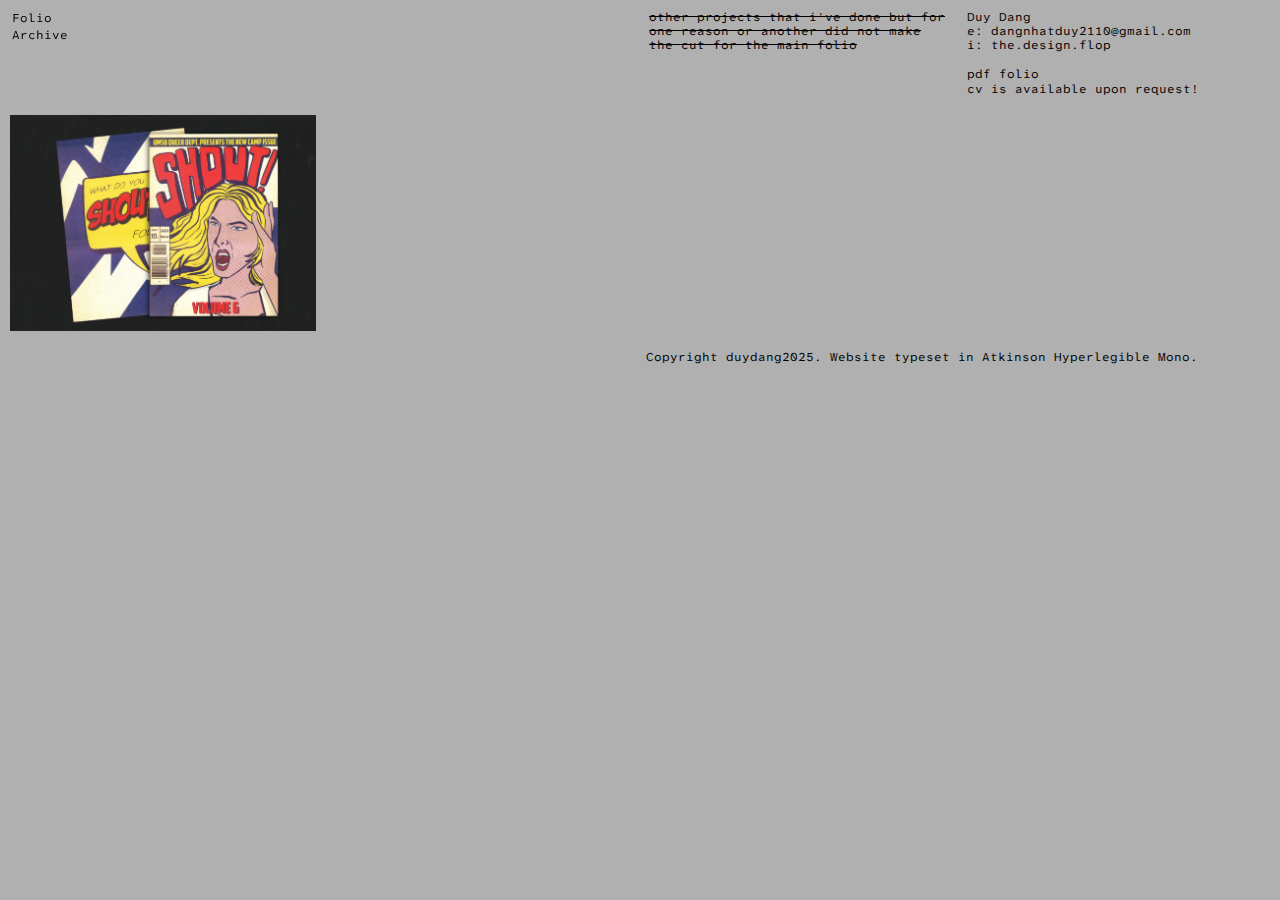
<file: archive.html>
<!DOCTYPE html>
<html lang="en">
<head>
    <meta charset="UTF-8">
    <meta name="viewport" content="width=device-width, initial-scale=1.0">
    <title>thedesignflop</title>
    <link rel="preconnect" href="https://fonts.googleapis.com">
    <link rel="preconnect" href="https://fonts.gstatic.com" crossorigin>
    <link href="https://fonts.googleapis.com/css2?family=Atkinson+Hyperlegible+Mono:ital,wght@0,200..800;1,200..800&display=swap" rel="stylesheet">
    <link rel="stylesheet" href="styling/style.css">
</head>
<body>
    <div class="header">
        <div class="header-item" id="navigation">
            <p><a href="index.html">Folio</a>
                <br><a href="archive.html">Archive</a></p>
        </div>
        <div class="header-item"></div><!-- Empty column -->
        <div class="header-item"></div><!-- Empty column -->
        <div class="header-item" id="archive-text">
            <p>other projects that i've done but for one reason or another did not make the cut for the main folio</p>
        </div>
        <div class="header-item" id="contact">
            <p>Duy Dang
                <br>e: dangnhatduy2110@gmail.com
                <br>i: the.design.flop
                <br>
                <br>pdf folio
                <br>cv is available upon request!
            </p>
        </div>
    </div>

    <div class="folio-section">
        <a href="" class="archive-item">
            <img src="imagearchive/camp.jpg" alt="camp">
            <div class="overlay">
                <div class="overlay-text">
                    <h3>CAMP MAGAZINE</h3>
                    <p>Illustration/Publication Design</p>
                </div>
            </div>
        </a>
    </div>

    <div class="footer">
        <div class="footer-item"></div><!-- Empty column -->
        <div class="footer-item"></div><!-- Empty column -->
        <div class="footer-item"><!-- Span two columns -->
            <p>Copyright duydang2025. Website typeset in Atkinson Hyperlegible Mono.</p>
        </div>
        
    </div>
</body>
</html>
</file>
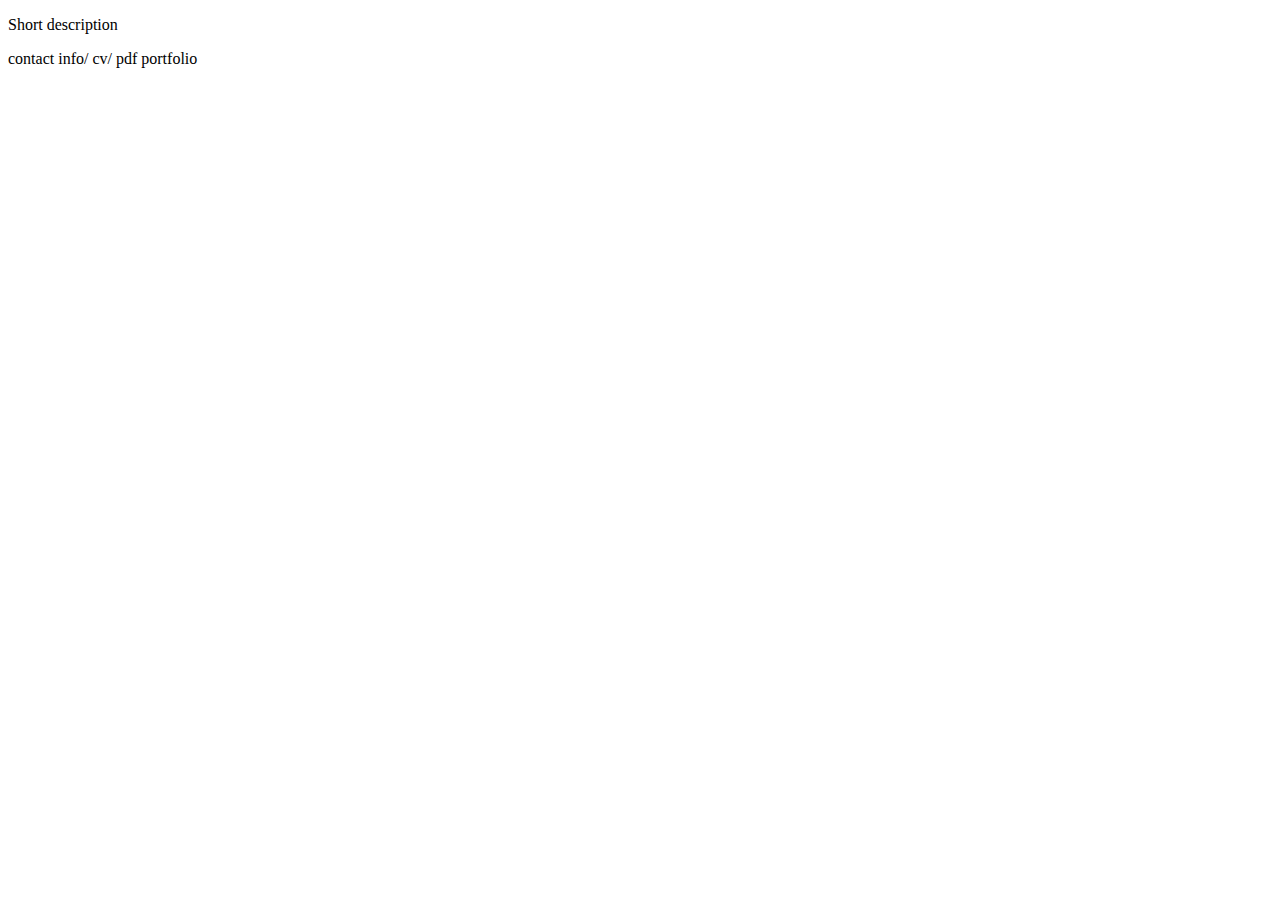
<file: landingpage.html>
<!DOCTYPE html>
<html lang="en">
<head>
    <meta charset="UTF-8">
    <meta name="viewport" content="width=device-width, initial-scale=1.0">
    <title>thedesignflop</title>
</head>
<body>
    <div class="header">
        <div class="header-item">
            <p>Short description</p>
        </div>
        <div class="header-item">
        </div>
        <div class="header-item">
            <p>contact info/ cv/ pdf portfolio
            </p>
        </div>
    </div>

    <div class="folio-section">
        
    </div>
</body>
</html>
</file>
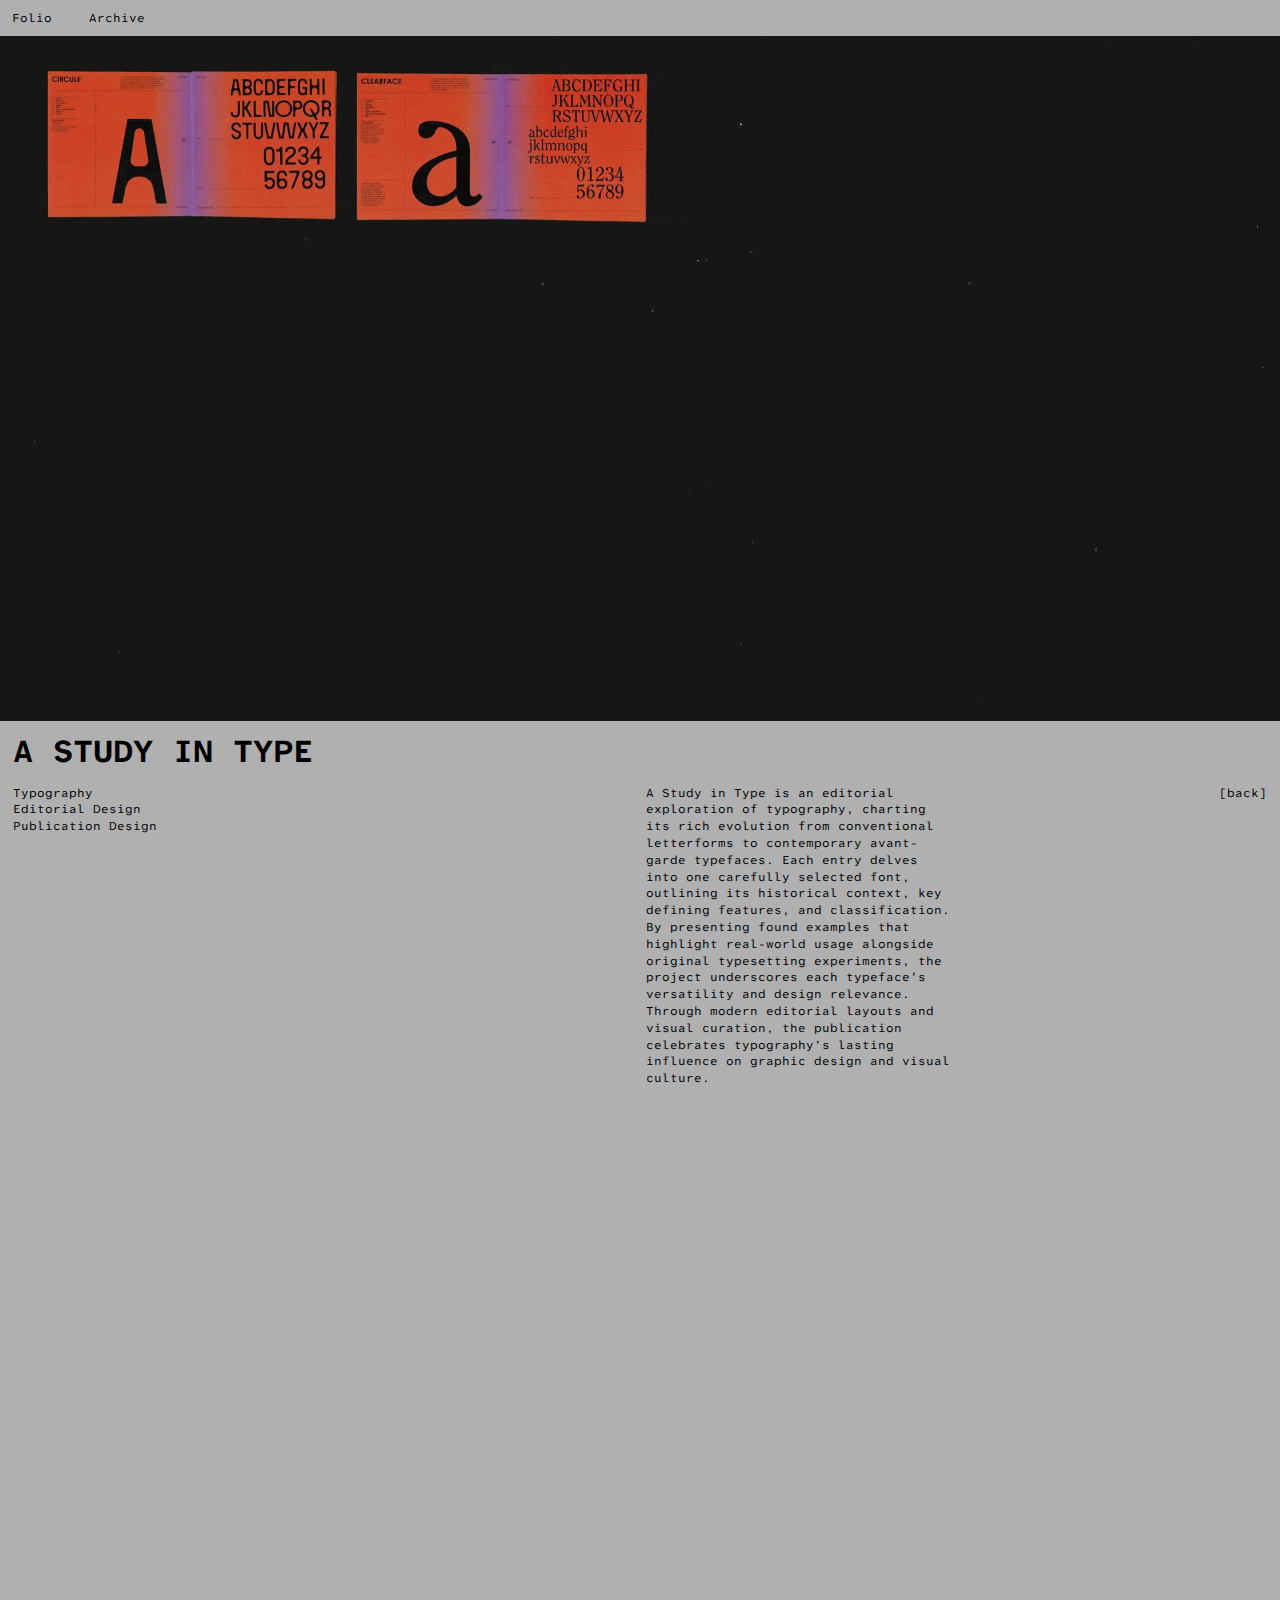
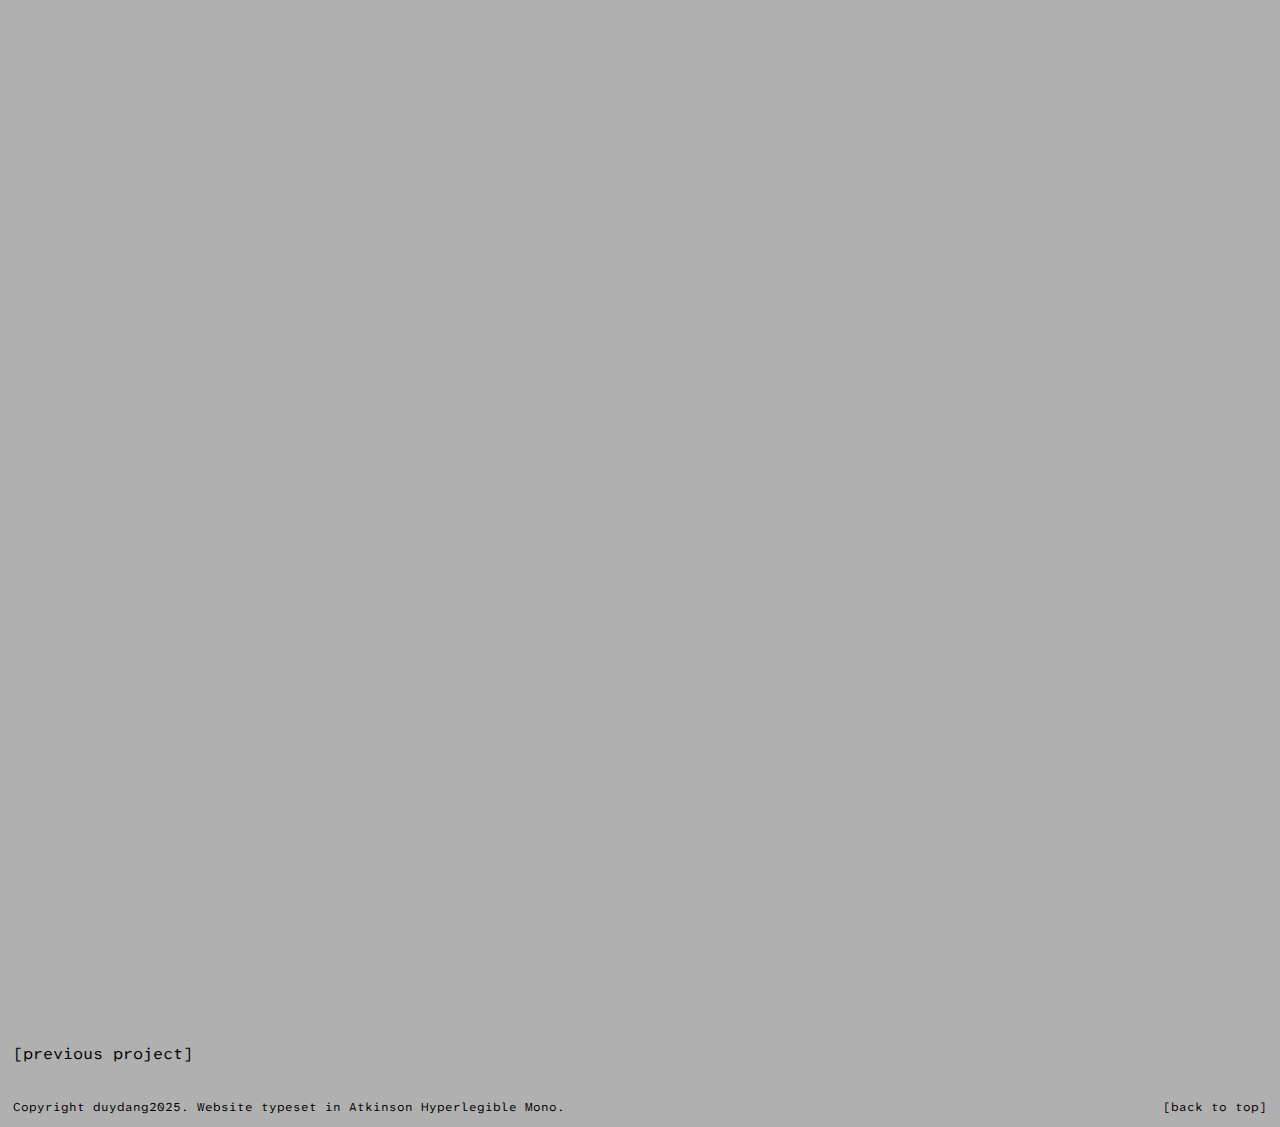
<file: projects/a-study-in-type.html>
<!DOCTYPE html>
<html lang="en">
<head>
    <meta charset="UTF-8">
    <meta name="viewport" content="width=device-width, initial-scale=1.0">
    <title>A Study in Type</title>
    <link rel="preconnect" href="https://fonts.googleapis.com">
    <link rel="preconnect" href="https://fonts.gstatic.com" crossorigin>
    <link href="https://fonts.googleapis.com/css2?family=Atkinson+Hyperlegible+Mono:ital,wght@0,200..800;1,200..800&display=swap" rel="stylesheet">
    <link rel="stylesheet" href="../styling/projectstyle.css">
</head>
<body>
    <div class="header">
        <div class="header-item" id="navigation">
            <p><a href="../index.html">Folio</a></p>
        <p><a href="../archive.html">Archive</a></p>
    </div>
    </div>
    
    <div class="hero"><img src="../photos/study/type4.gif" alt=""></div>

    <div id="title">
        <h1>A STUDY IN TYPE</h1>
    </div>

    <div class="project-description">
        <div class="prodes-item" id="category">
            <p>Typography
                <br>Editorial Design
                <br>Publication Design
            </p>
        </div>
        <div class="prodes-item"></div><!-- Empty column -->
        <div class="prodes-item" id="description">
            <p>A Study in Type is an editorial exploration of typography, charting its rich evolution from conventional letterforms to contemporary avant-garde typefaces. 
              Each entry delves into one carefully selected font, outlining its historical context, key defining features, and classification. 
              By presenting found examples that highlight real-world usage alongside original typesetting experiments, the project underscores each typeface’s versatility and design relevance.  
              Through modern editorial layouts and visual curation, the publication celebrates typography’s lasting influence on graphic design and visual culture.</p>
        </div>
        <div class="prodes-item"><p><a href="../">[back]</a></p></div>
    </div>

    <div class="photo-container">
        <img src="../photos/study/study1.jpg" alt="">
        <img src="../photos/study/study2.jpg" alt="">
        <img src="../photos/study/study3.jpg" alt="">
        <img src="../photos/study/study4.jpg" alt="">
        <img src="../photos/study/study5.jpg" alt="">
        <img src="../photos/study/study6.jpg" alt="">
        <img src="../photos/study/study7.jpg" alt="">
        <img src="../photos/study/study8.jpg" alt="">
        <img src="../photos/study/study9.jpg" alt="">
        <img src="../photos/study/study10.jpg" alt="">
        <img src="../photos/study/study11.jpg" alt="">
        <img src="../photos/study/study12.jpg" alt="">
        <img src="../photos/study/study13.jpg" alt="">
        <img src="../photos/study/study14.jpg" alt="">
        <img src="../photos/study/study15.jpg" alt="">
        <img src="../photos/study/study16.jpg" alt="">
        <img src="../photos/study/study17.jpg" alt="">
        <img src="../photos/study/study18.jpg" alt="">
    </div>
    


    <div class="foot-navigation">
        <div class="footnav-item">
            <p><a href="../projects/come-in.html">[previous project]</a></p><!-- link to previous project -->
        </div>
        <div class="footer-item"></div><!-- Empty column -->
        <div class="footer-item"></div><!-- Empty column -->
        <!--<div class="footnav-item">
            <p><a href="">[next project]</a></p> link to next project
        </div>-->
    </div>

   
    <div class="footer">
        <div class="footer-item"><!-- Span two columns -->
            <p>Copyright duydang2025. Website typeset in Atkinson Hyperlegible Mono.</p>
        </div>
        <div class="footer-item"></div><!-- Empty column -->
        <div class="footer-item" id="top">
            <p><a href="">[back to top]</a></p><!-- Lead to top of page -->
        </div>
    </div>

    <script>
      window.addEventListener('load', () => {
        // 1) Jump to top so scroll position never carries over
        window.scrollTo(0, 0);
    
        // 2) Grab all your project images (both containers)
        const photos = document.querySelectorAll(
          '.photo-container img, .photo-container-1 img'
        );
    
        // 3) Clear any old in-view classes
        photos.forEach(img => img.classList.remove('in-view'));
    
        // 4) Observe with threshold 0 → fires as soon as any pixel is visible
        const io = new IntersectionObserver((entries, obs) => {
          entries.forEach(entry => {
            if (entry.isIntersecting) {
              entry.target.classList.add('in-view');
              obs.unobserve(entry.target);
            }
          });
        }, {
          threshold: 0
        });
    
        // 5) Start observing
        photos.forEach(img => io.observe(img));
      });
    </script>
    
    <script>
    window.addEventListener('load', () => {
      // Reset scroll so animations always start from the top
      window.scrollTo(0, 0);
    
      const heroImg     = document.querySelector('.hero img');
      const descSection = document.querySelector('.project-description');
      let fadeEnd;
    
      function updateFadeEnd() {
        // Distance from top of document to top of description
        fadeEnd = descSection.getBoundingClientRect().top + window.scrollY;
      }
      updateFadeEnd();
      window.addEventListener('resize', updateFadeEnd);
    
      window.addEventListener('scroll', () => {
         //Only fade on larger viewports
        if (window.innerWidth > 799 && heroImg) {
          const t = Math.min(Math.max(window.scrollY / fadeEnd, 0), 1);
          heroImg.style.opacity = 1 - t;
        }
      });
    });
    </script>
  
</body>
</html>
</file>
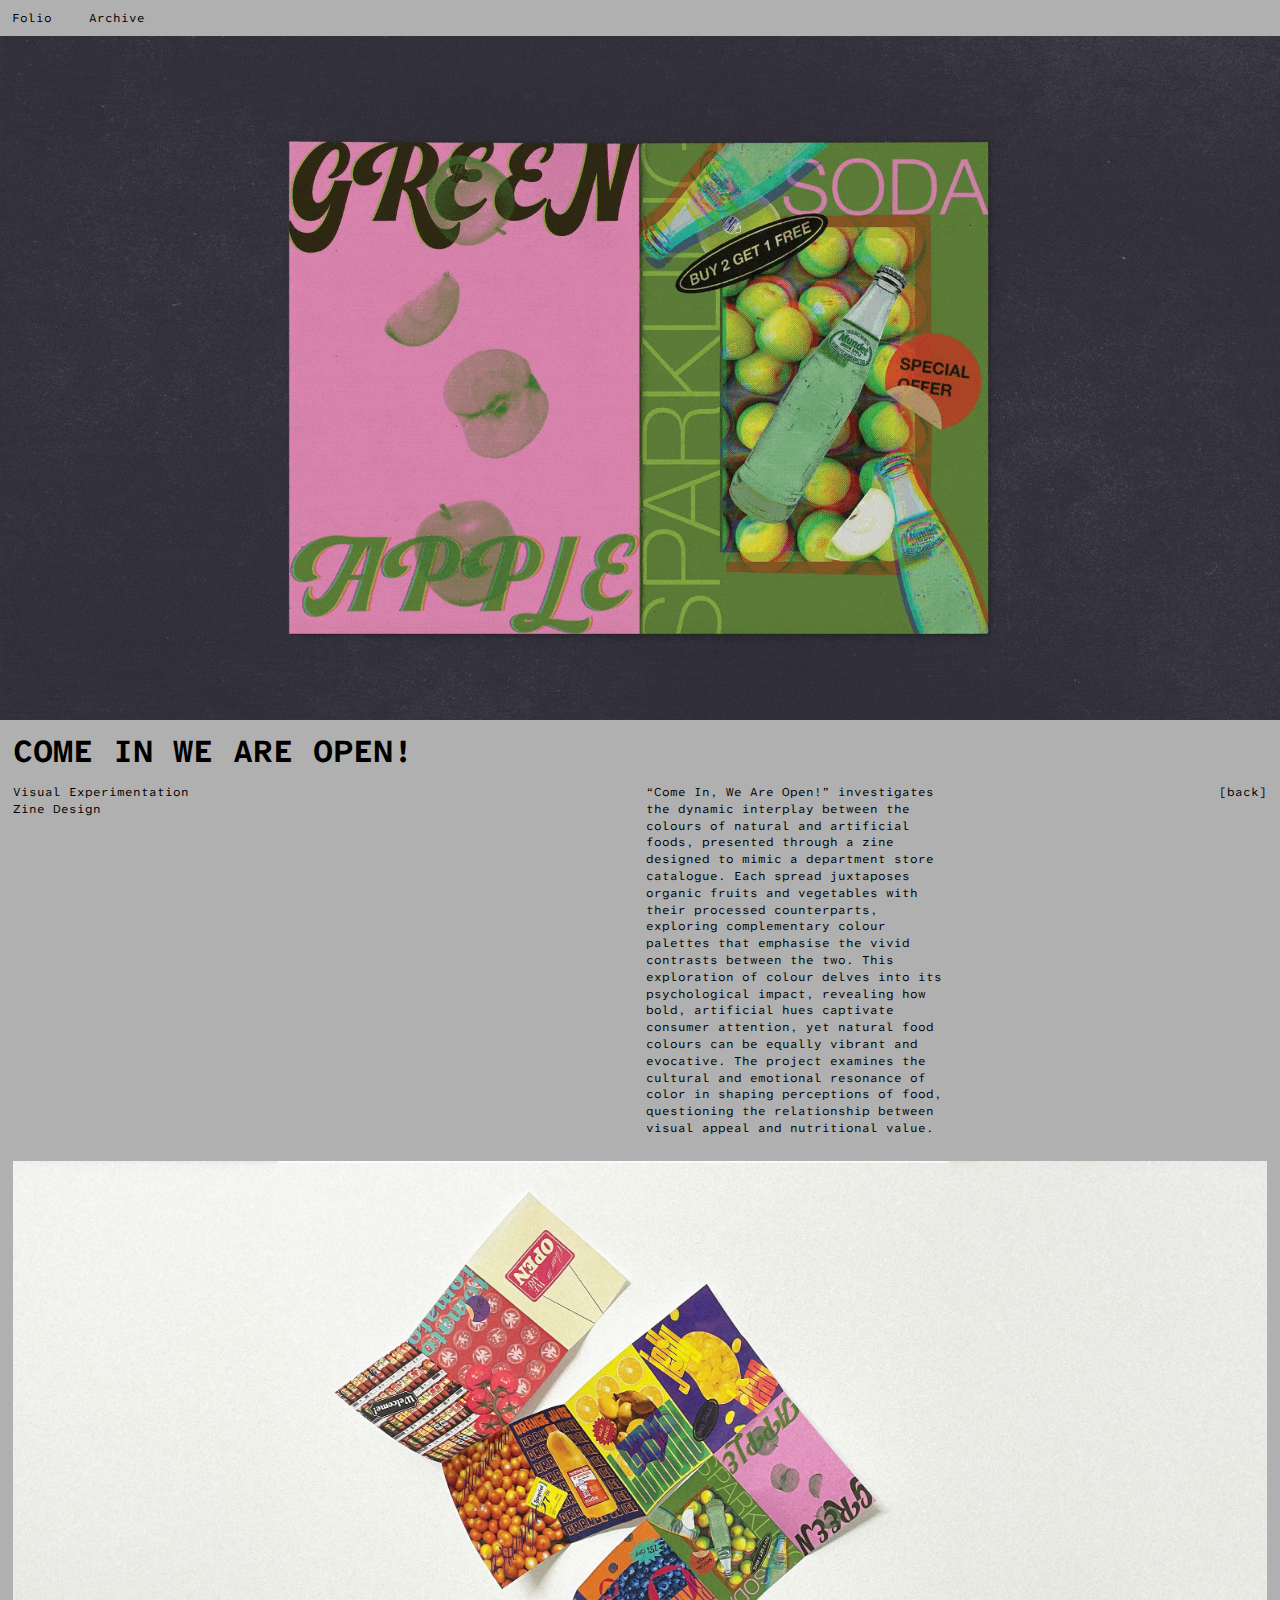
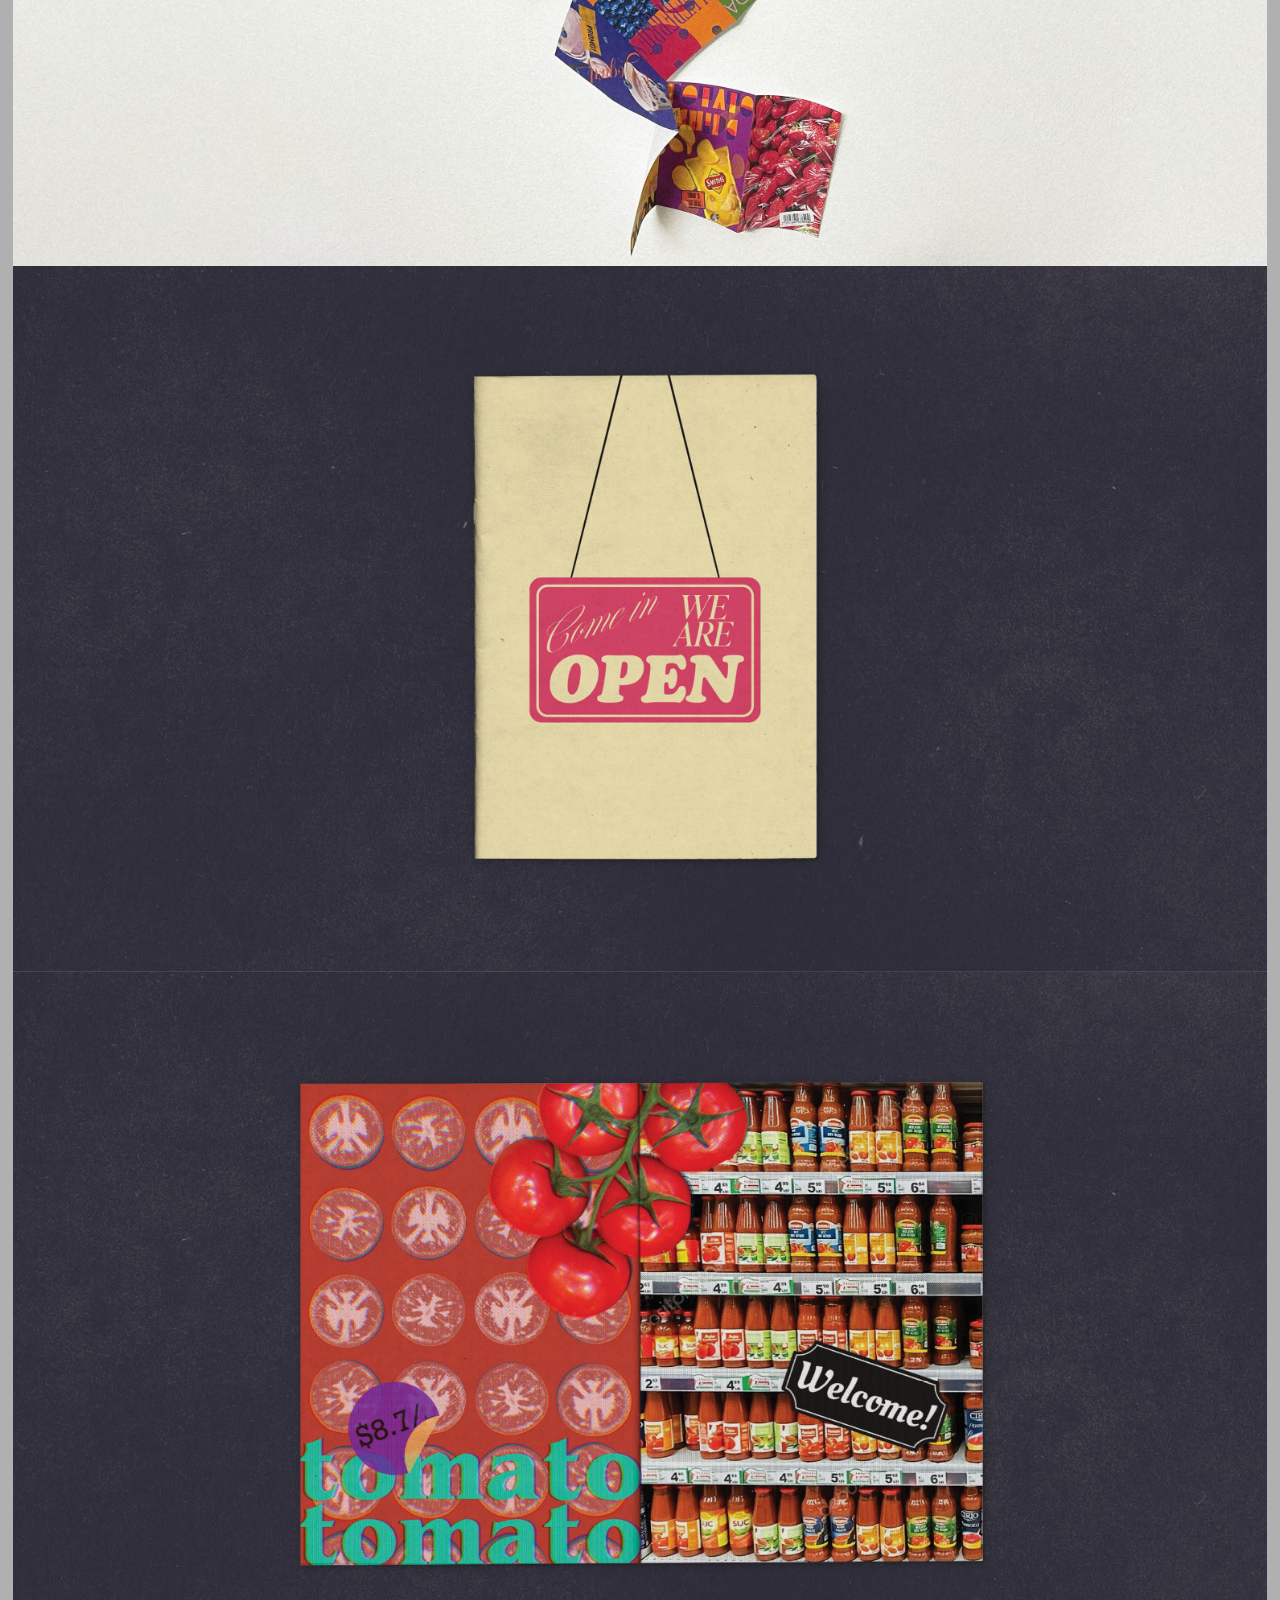
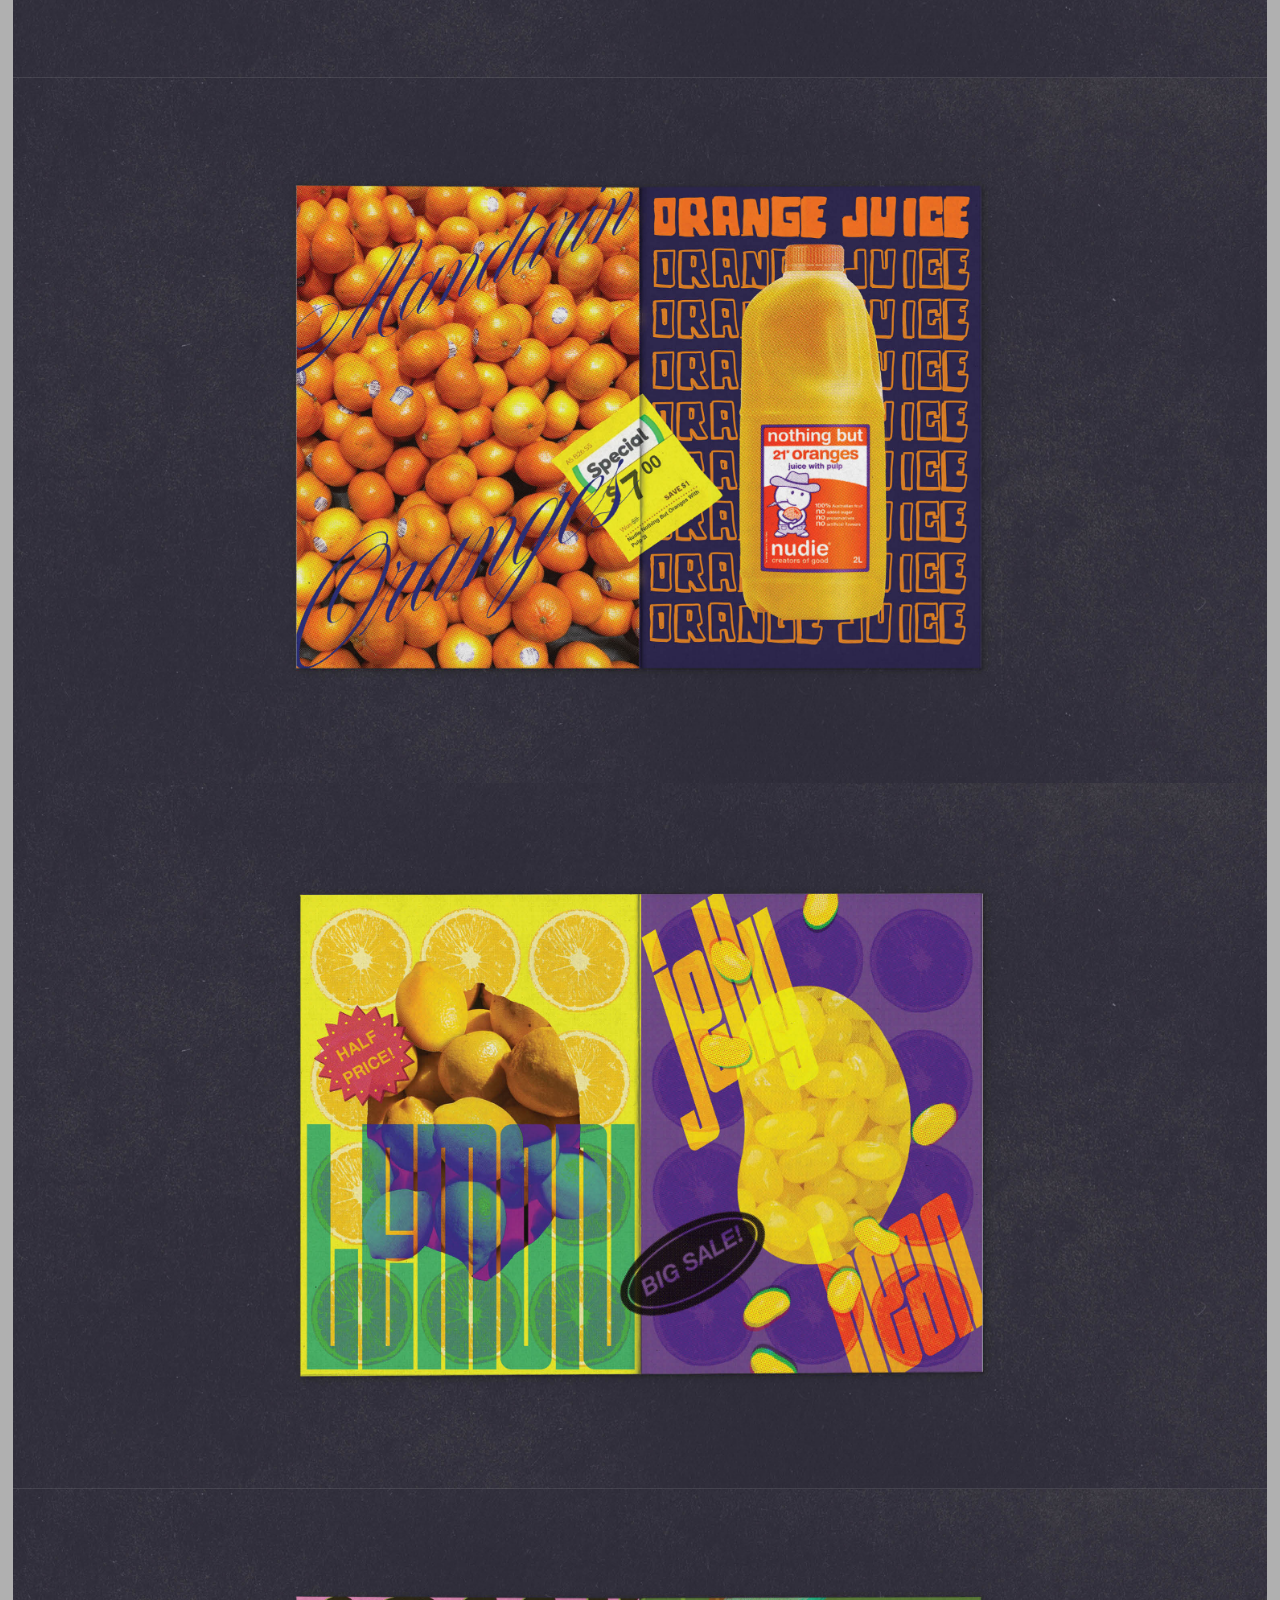
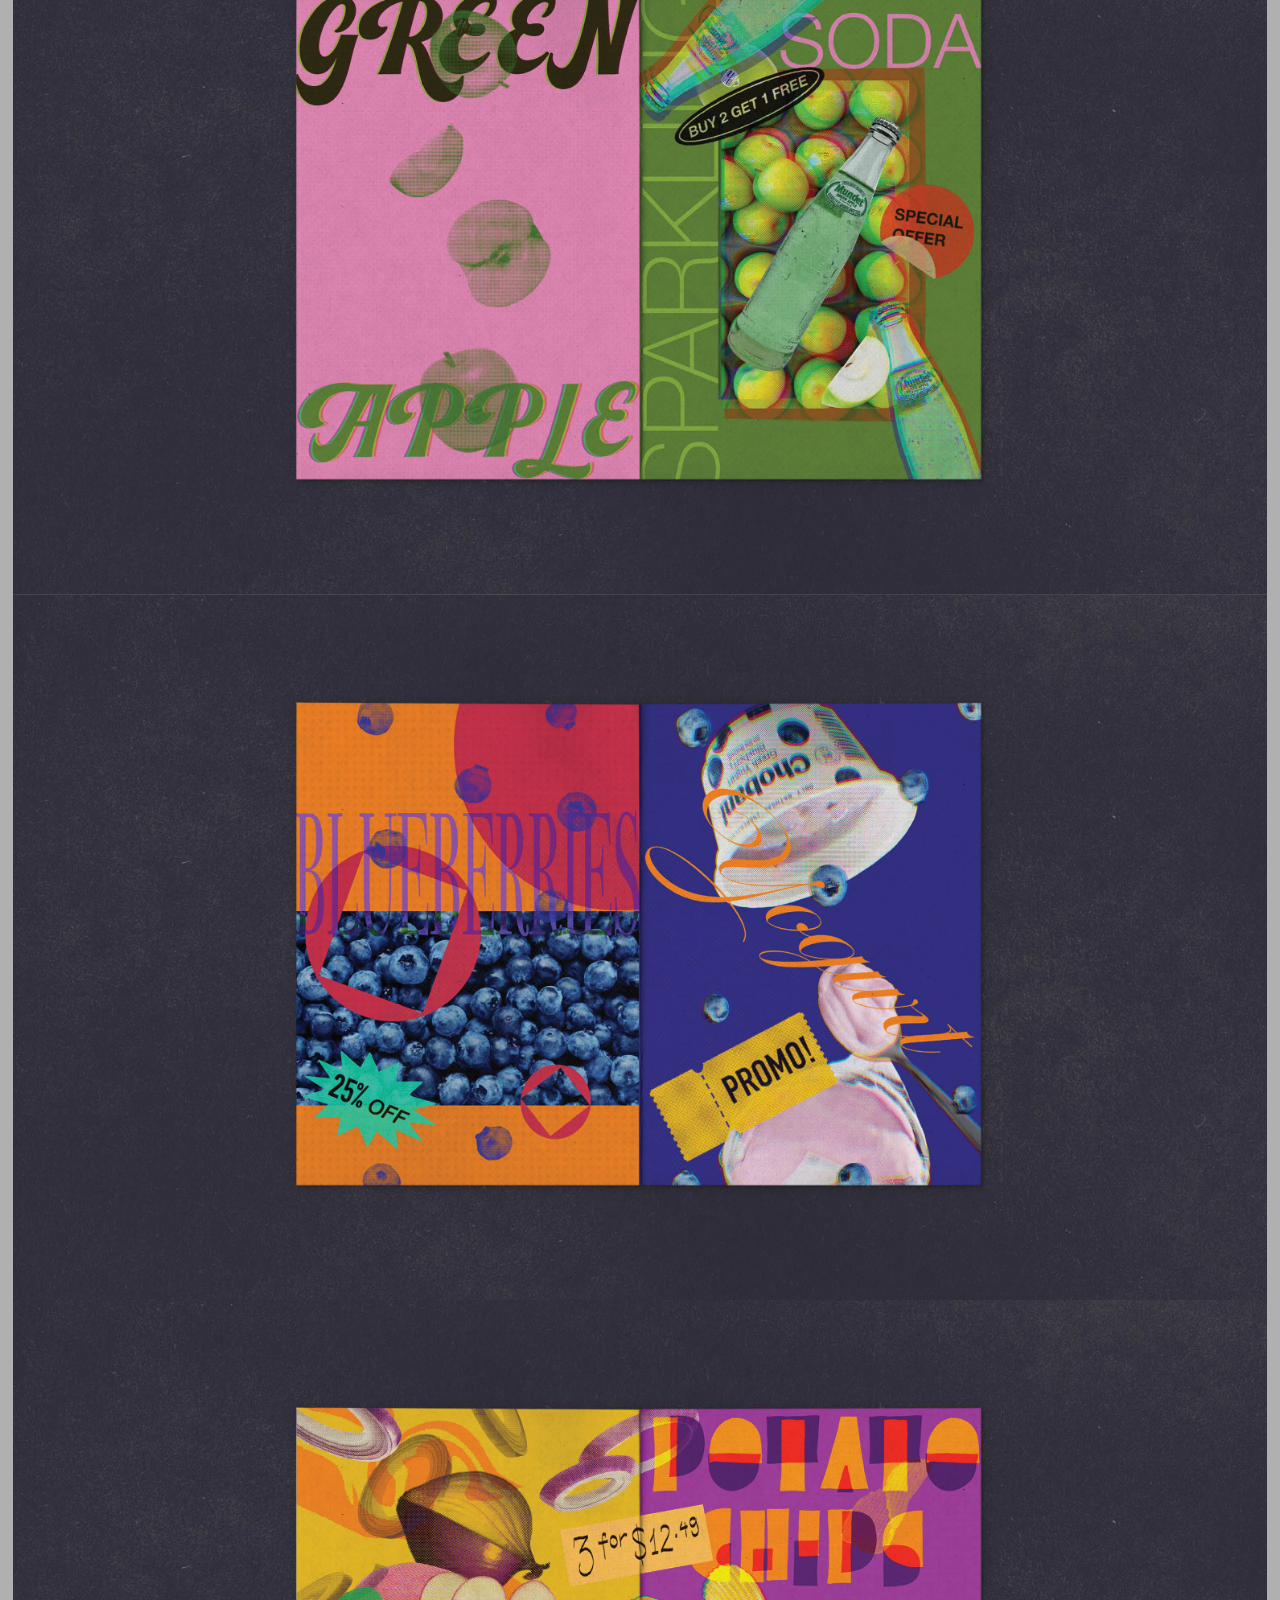
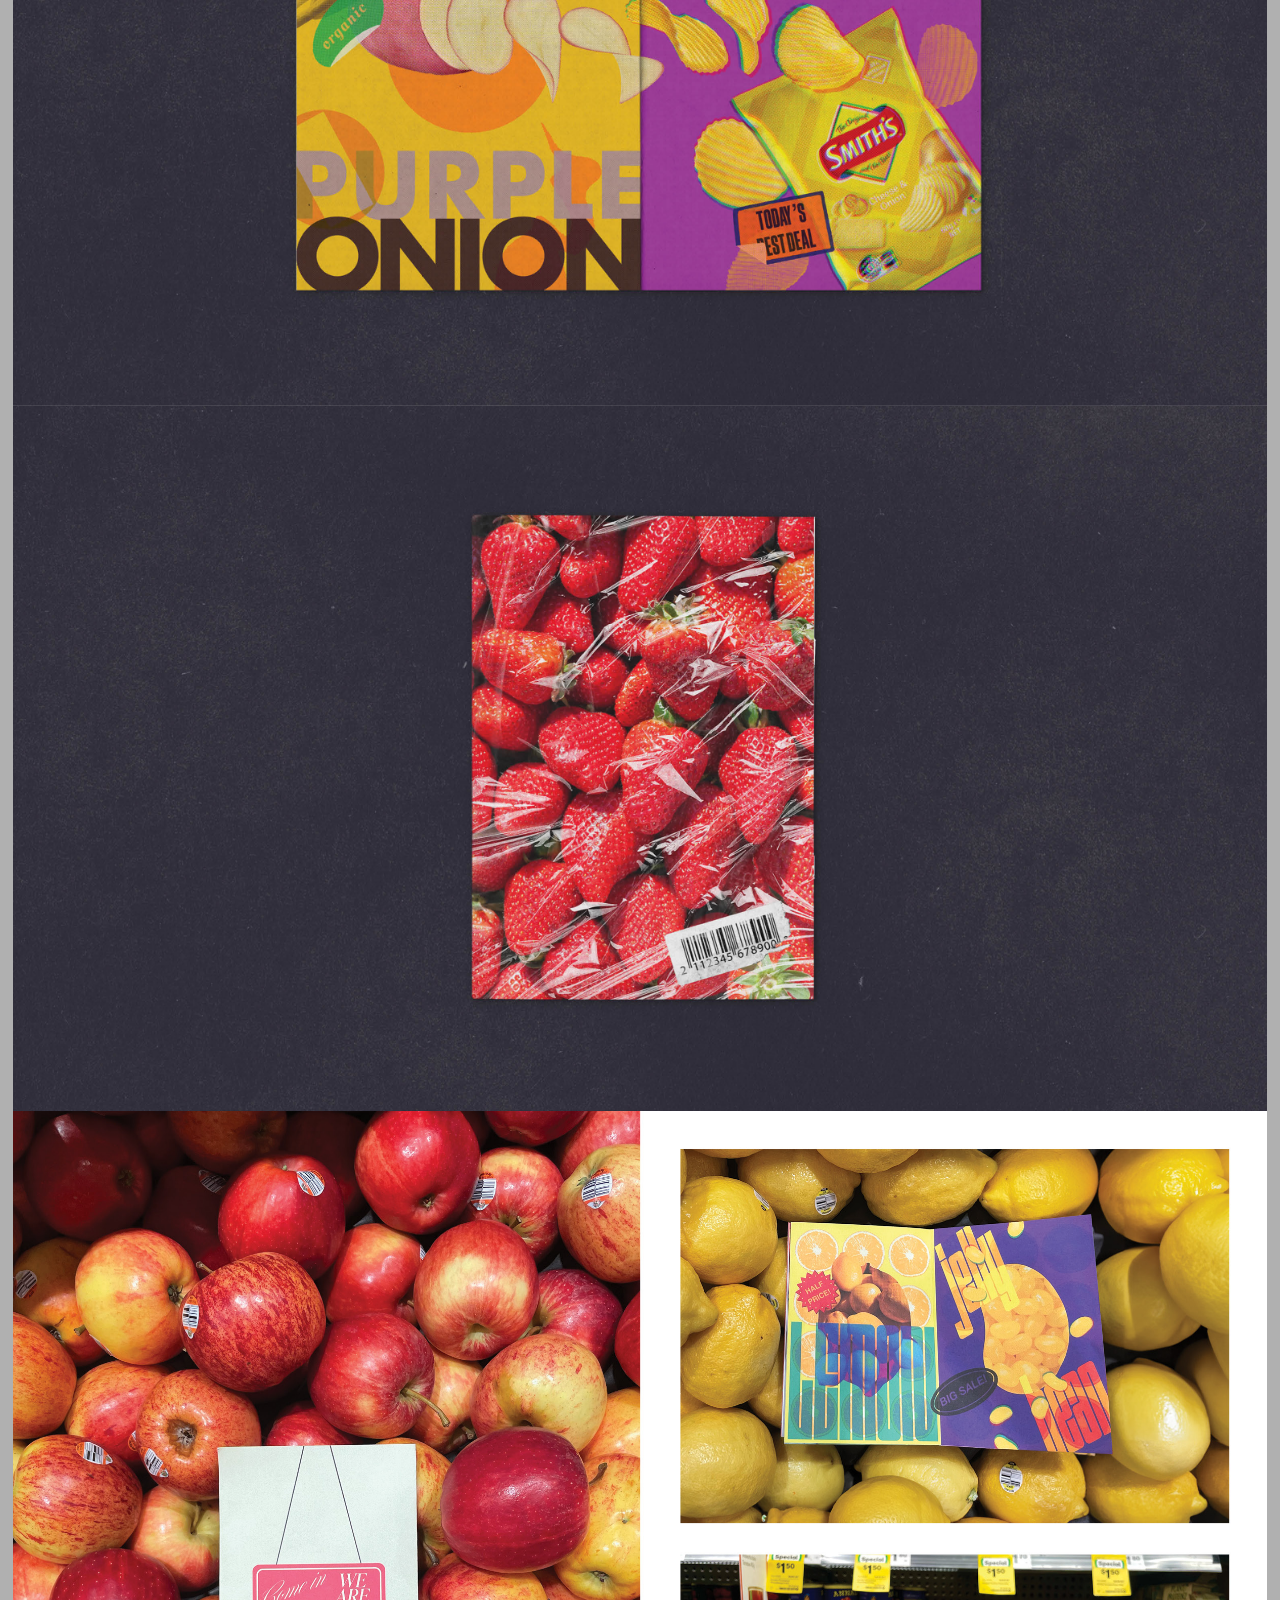
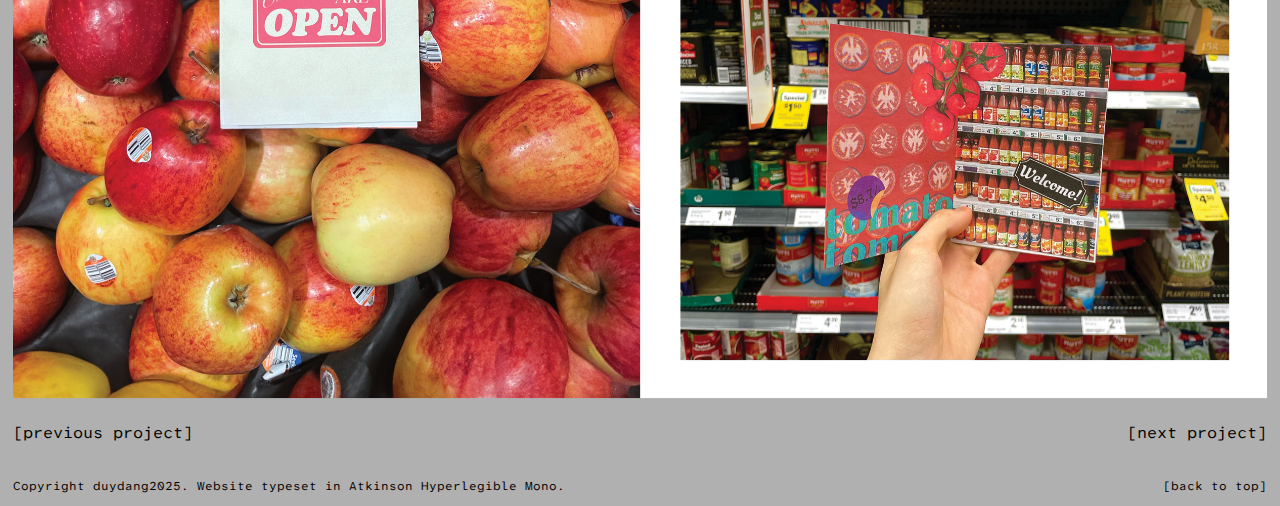
<file: projects/come-in.html>
<!DOCTYPE html>
<html lang="en">
<head>
    <meta charset="UTF-8">
    <meta name="viewport" content="width=device-width, initial-scale=1.0">
    <title>Come in, We Are Open!</title>
    <link rel="preconnect" href="https://fonts.googleapis.com">
    <link rel="preconnect" href="https://fonts.gstatic.com" crossorigin>
    <link href="https://fonts.googleapis.com/css2?family=Atkinson+Hyperlegible+Mono:ital,wght@0,200..800;1,200..800&display=swap" rel="stylesheet">
    <link rel="stylesheet" href="../styling/projectstyle.css">
</head>
<body>
    <div class="header">
        <div class="header-item" id="navigation">
            <p><a href="../index.html">Folio</a></p>
        <p><a href="../archive.html">Archive</a></p>
    </div>
    </div>

    <div class="hero"><img src="../photos/come/come.gif" alt=""></div>

    <div id="title">
        <h1>COME IN WE ARE OPEN!</h1>
    </div>

    <div class="project-description">
        <div class="prodes-item" id="category">
            <p>Visual Experimentation
                <br>Zine Design
            </p>
        </div>
        <div class="prodes-item"></div><!-- Empty column -->
        <div class="prodes-item" id="description">
            <p>“Come In, We Are Open!” investigates the dynamic interplay between the colours of natural and artificial foods, presented through a zine designed to mimic a department store catalogue. 
                Each spread juxtaposes organic fruits and vegetables with their processed counterparts, exploring complementary colour palettes that emphasise the vivid contrasts between the two. 
                This exploration of colour delves into its psychological impact, revealing how bold, artificial hues captivate consumer attention, yet natural food colours can be equally vibrant and evocative. 
                The project examines the cultural and emotional resonance of color in shaping perceptions of food, questioning the relationship between visual appeal and nutritional value. </p>
        </div>
        <div class="prodes-item"><p><a href="../">[back]</a></p></div>    
    </div>

    <div class="photo-container">
        <img src="../photos/come/come10.jpg" alt="">
        <img src="../photos/come/come1.jpg" alt="">
        <img src="../photos/come/come2.jpg" alt="">
        <img src="../photos/come/come3.jpg" alt="">
        <img src="../photos/come/come4.jpg" alt="">
        <img src="../photos/come/come5.jpg" alt="">
        <img src="../photos/come/come6.jpg" alt="">
        <img src="../photos/come/come7.jpg" alt="">
        <img src="../photos/come/come8.jpg" alt="">
        <img src="../photos/come/come9.jpg" alt="">
    </div>
    

    <div class="foot-navigation">
        <div class="footnav-item">
            <p><a href="../projects/trial.html">[previous project]</a></p><!-- link to previous project -->
        </div>
        <div class="footer-item"></div><!-- Empty column -->
        <div class="footer-item"></div><!-- Empty column -->
        <div class="footnav-item">
            <p><a href="../projects/a-study-in-type.html">[next project]</a></p><!-- link to next project -->
        </div>
    </div>

   
    <div class="footer">
        <div class="footer-item"><!-- Span two columns -->
            <p>Copyright duydang2025. Website typeset in Atkinson Hyperlegible Mono.</p>
        </div>
        <div class="footer-item"></div><!-- Empty column -->
        <div class="footer-item" id="top">
            <p><a href="">[back to top]</a></p><!-- Lead to top of page -->
        </div>
    </div>

    <script>
        (function() {
          const photos = document.querySelectorAll('.photo-container img');
          const io = new IntersectionObserver((entries, obs) => {
            entries.forEach(entry => {
              if (entry.isIntersecting) {
                entry.target.classList.add('in-view');
                obs.unobserve(entry.target);
              }
            });
          }, {
            threshold: 0.1
          });
      
          photos.forEach(img => io.observe(img));
        })();
    </script>

    <script>
    (function() {
      const heroImg = document.querySelector('.hero img');
      const descSection = document.querySelector('.project-description');
      const fadeStart = 0;                                  // scrollY at which fade begins
      const fadeEnd   = descSection.offsetTop;              // scrollY where 100% faded
  
      window.addEventListener('scroll', () => {
        const y = window.scrollY;
        // compute normalized 0 → 1
        let t = (y - fadeStart) / (fadeEnd - fadeStart);
        t = Math.min(Math.max(t, 0), 1);
        heroImg.style.opacity = 1 - t;
      });
    })();
    </script>
</body>
</html>
</file>
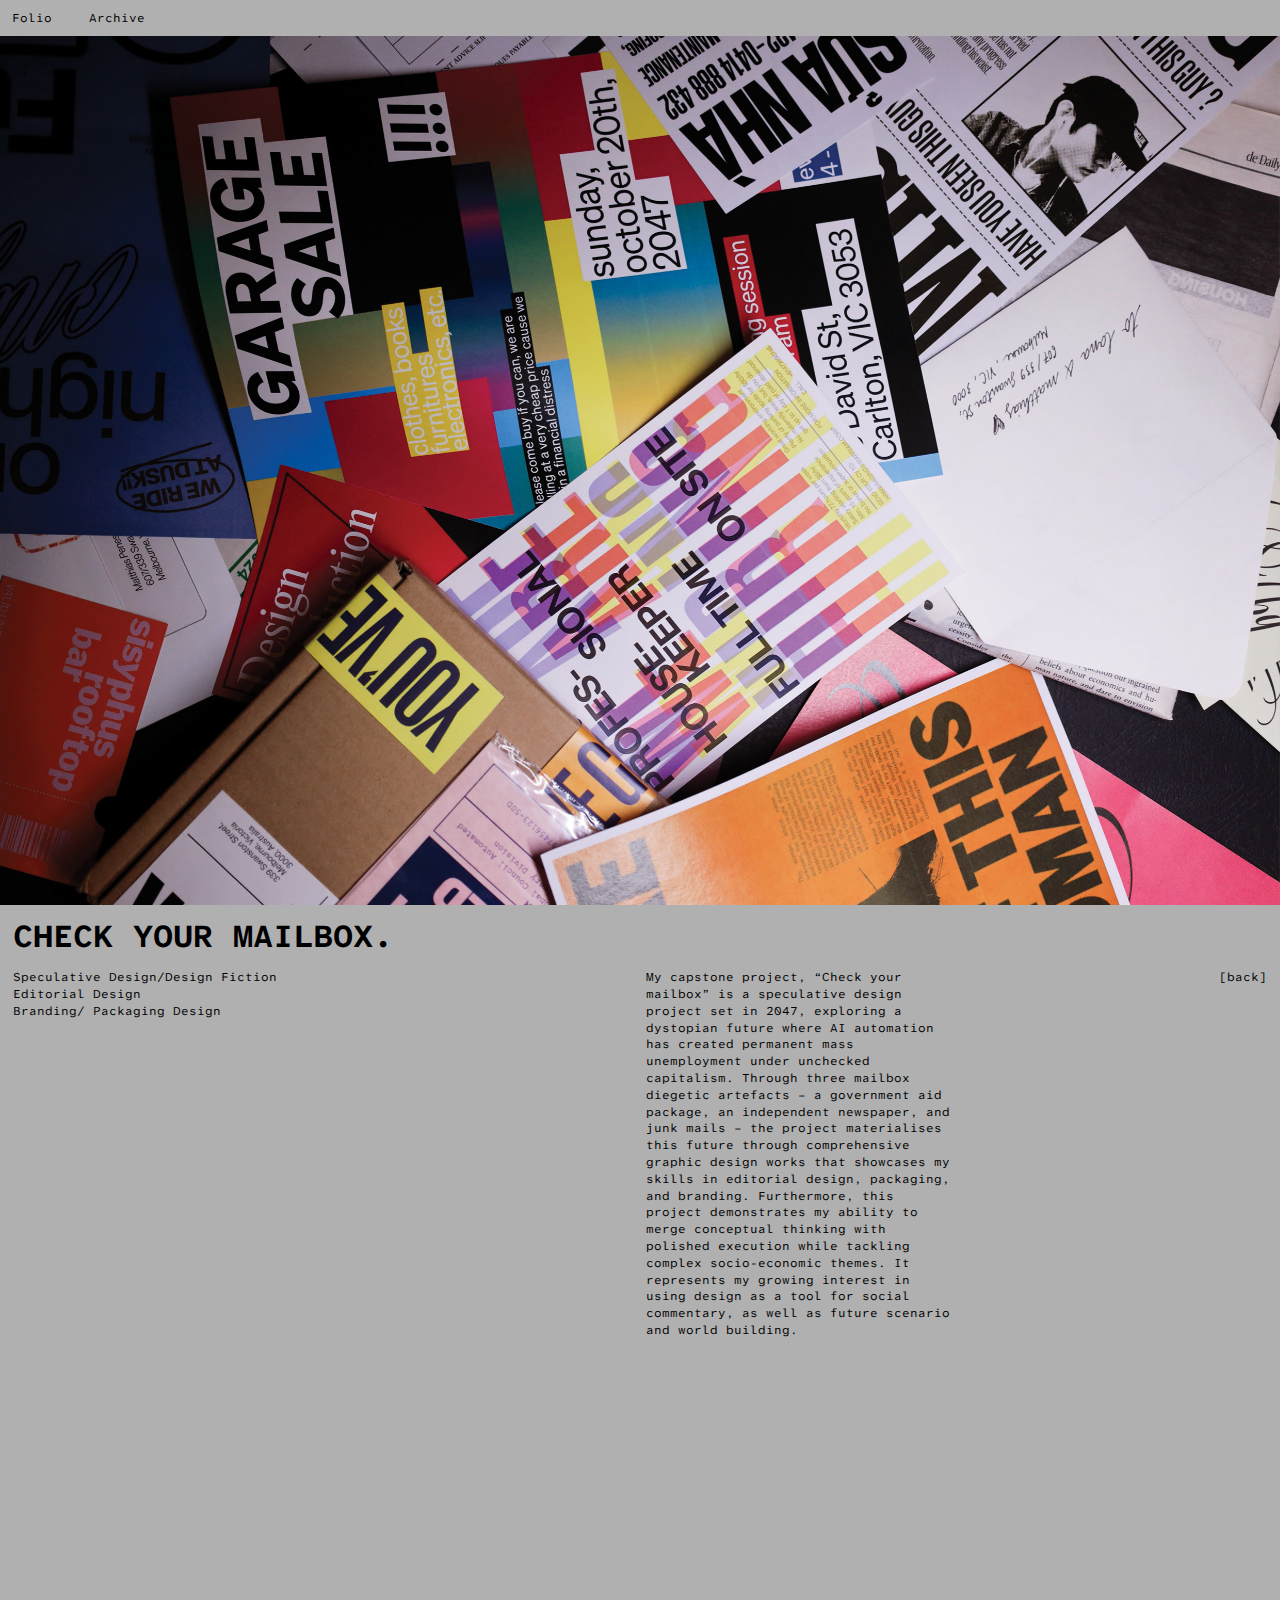
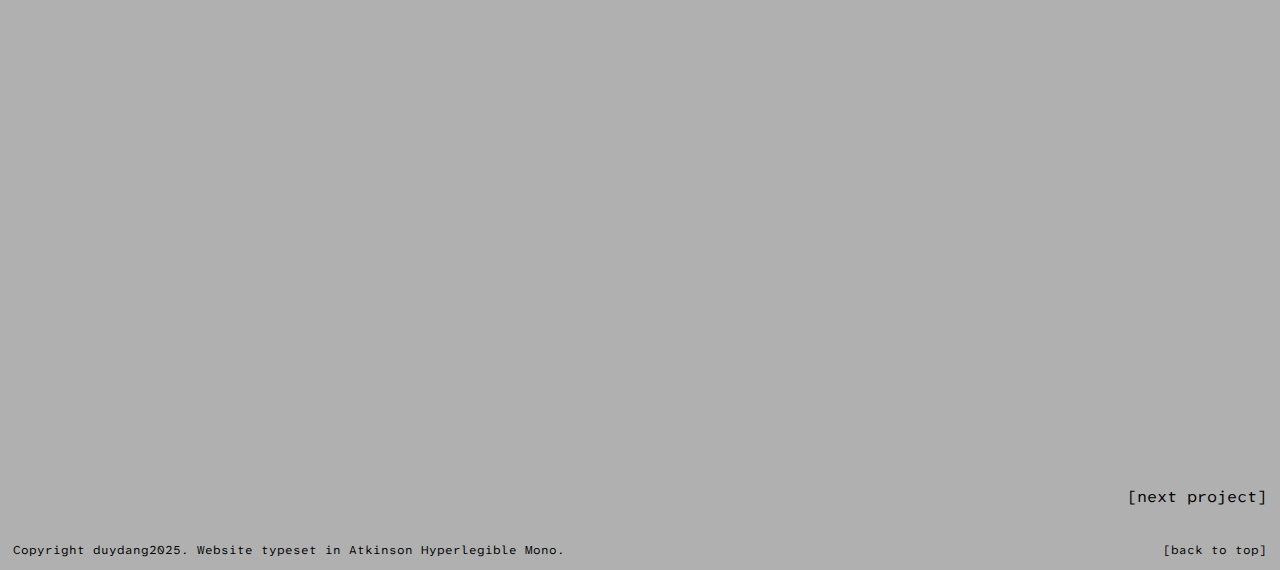
<file: projects/mailbox.html>
<!DOCTYPE html>
<html lang="en">
<head>
    <meta charset="UTF-8">
    <meta name="viewport" content="width=device-width, initial-scale=1.0">
    <title>Check Your Mailbox.</title>
    <link rel="preconnect" href="https://fonts.googleapis.com">
    <link rel="preconnect" href="https://fonts.gstatic.com" crossorigin>
    <link href="https://fonts.googleapis.com/css2?family=Atkinson+Hyperlegible+Mono:ital,wght@0,200..800;1,200..800&display=swap" rel="stylesheet">
    <link rel="stylesheet" href="../styling/projectstyle.css">
</head>
<body>
    <div class="header">
        <div class="header-item" id="navigation">
            <p><a href="../index.html">Folio</a></p>
        <p><a href="../archive.html">Archive</a></p>
    </div>
    </div>
    
    <div class="hero"><img src="../photos/mail/mail.jpg" alt=""></div>

    <div id="title">
        <h1>CHECK YOUR MAILBOX.</h1>
    </div>

    <div class="project-description">
        <div class="prodes-item" id="category">
            <p>Speculative Design/Design Fiction
                <br>Editorial Design
                <br>Branding/ Packaging Design
            </p>
        </div>
        <div class="prodes-item"></div><!-- Empty column -->
        <div class="prodes-item" id="description">
            <p>My capstone project, “Check your mailbox” is a speculative design project set in 2047, exploring a dystopian future where AI automation has created permanent mass unemployment under unchecked capitalism. 
            Through three mailbox diegetic artefacts – a government aid package, an independent newspaper, and junk mails – the project materialises this future through comprehensive graphic design works that showcases my skills in editorial design, packaging, and branding. 
            Furthermore, this project demonstrates my ability to merge conceptual thinking with polished execution while tackling complex socio-economic themes. 
            It represents my growing interest in using design as a tool for social commentary, as well as future scenario and world building.</p>
        </div>
        <div class="prodes-item"><p><a href="../">[back]</a></p></div>
    </div>

    <div class="photo-container">
        <img src="../photos/mail/mail1.jpg" alt="">
        <img src="../photos/mail/mail2.gif" alt="">
        <img src="../photos/mail/mail3.jpeg" alt="">
        <img src="../photos/mail/mail4.jpeg" alt="">
        <img src="../photos/mail/mail5.jpg" alt="">
        <img src="../photos/mail/mail6.jpeg" alt="">
        <img src="../photos/mail/mail7.jpeg" alt="">
        <img src="../photos/mail/mail8.gif" alt="">
        <img src="../photos/mail/mail9.jpg" alt="">
        <img src="../photos/mail/mail10.jpeg" alt="">
        <img src="../photos/mail/mail11.jpg" alt="">
        <img src="../photos/mail/mail12.jpeg" alt="">
        <img src="../photos/mail/mail13.jpeg" alt="">
        <img src="../photos/mail/mail14.jpg" alt="">
        <img src="../photos/mail/mail15.jpg" alt="">
    </div>
    


    <div class="foot-navigation">
        <!--<div class="footnav-item">
            <p><a href="../projects/come-in.html">[previous project]</a></p><!-- link to previous project
        </div>-->
        <div class="footer-item"></div><!-- Empty column -->
        <div class="footer-item"></div><!-- Empty column -->
        <div class="footnav-item">
            <p><a href="../projects/mood.html">[next project]</a></p><!-- link to next project-->
        </div>
    </div>

   
    <div class="footer">
        <div class="footer-item"><!-- Span two columns -->
            <p>Copyright duydang2025. Website typeset in Atkinson Hyperlegible Mono.</p>
        </div>
        <div class="footer-item"></div><!-- Empty column -->
        <div class="footer-item" id="top">
            <p><a href="">[back to top]</a></p><!-- Lead to top of page -->
        </div>
    </div>

    <script>
      window.addEventListener('load', () => {
        // 1) Jump to top so scroll position never carries over
        window.scrollTo(0, 0);
    
        // 2) Grab all your project images (both containers)
        const photos = document.querySelectorAll(
          '.photo-container img, .photo-container-1 img'
        );
    
        // 3) Clear any old in-view classes
        photos.forEach(img => img.classList.remove('in-view'));
    
        // 4) Observe with threshold 0 → fires as soon as any pixel is visible
        const io = new IntersectionObserver((entries, obs) => {
          entries.forEach(entry => {
            if (entry.isIntersecting) {
              entry.target.classList.add('in-view');
              obs.unobserve(entry.target);
            }
          });
        }, {
          threshold: 0
        });
    
        // 5) Start observing
        photos.forEach(img => io.observe(img));
      });
    </script>
    

    <script>
    (function() {
      const heroImg = document.querySelector('.hero img');
      const descSection = document.querySelector('.project-description');
      const fadeStart = 0;                                  // scrollY at which fade begins
      const fadeEnd   = descSection.offsetTop;              // scrollY where 100% faded
  
      window.addEventListener('scroll', () => {
        const y = window.scrollY;
        // compute normalized 0 → 1
        let t = (y - fadeStart) / (fadeEnd - fadeStart);
        t = Math.min(Math.max(t, 0), 1);
        heroImg.style.opacity = 1 - t;
      });
    })();
    </script>
</body>
</html>
</file>
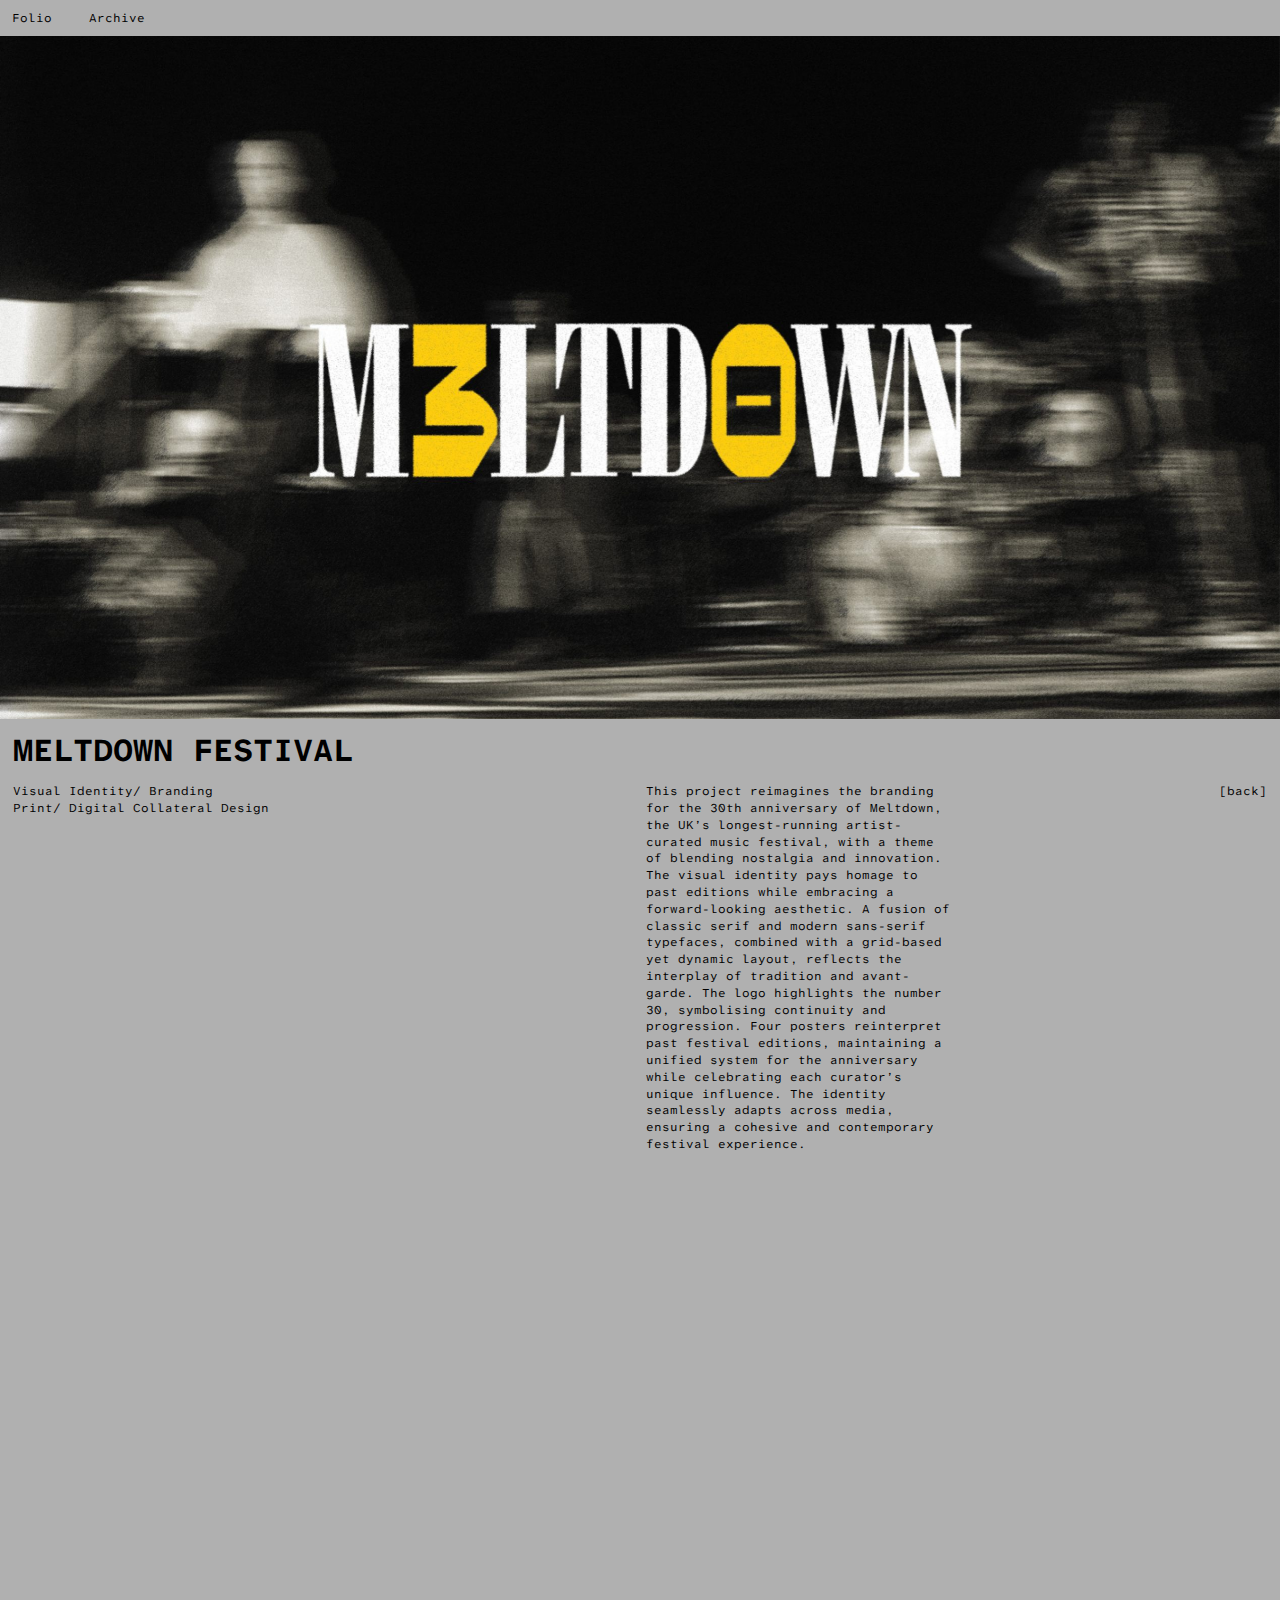
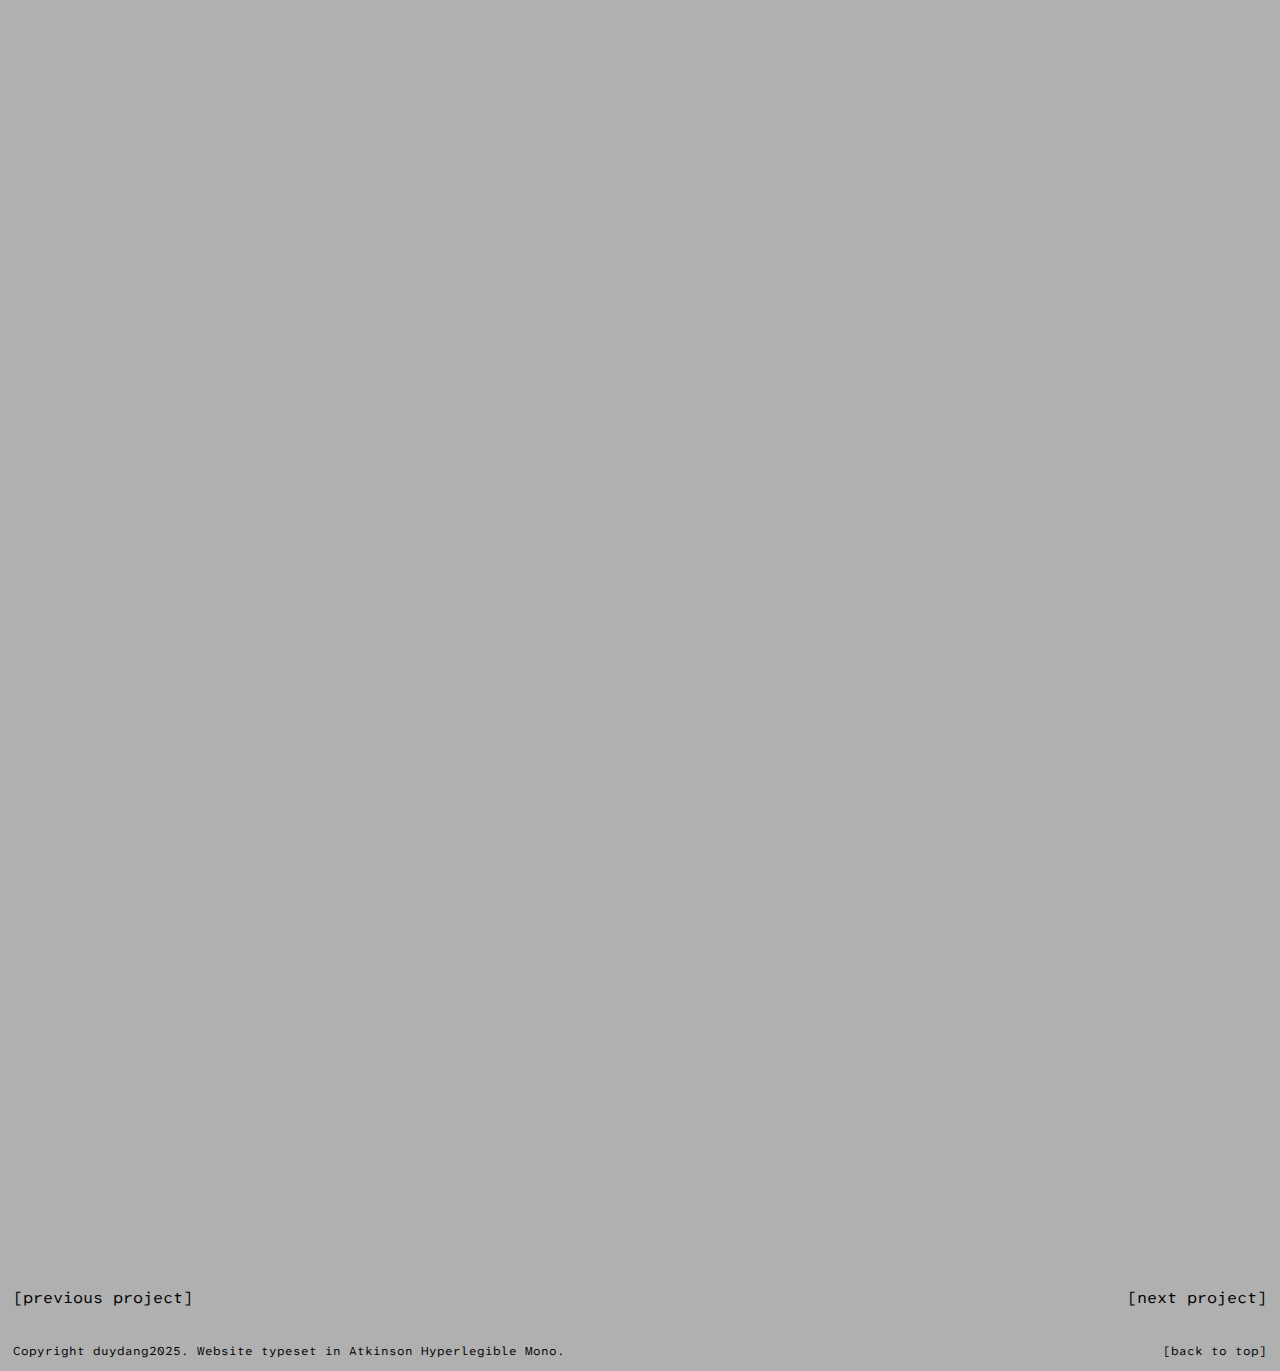
<file: projects/meltdown.html>
<!DOCTYPE html>
<html lang="en">
<head>
    <meta charset="UTF-8">
    <meta name="viewport" content="width=device-width, initial-scale=1.0">
    <title>Meltdown Festival</title>
    <link rel="preconnect" href="https://fonts.googleapis.com">
    <link rel="preconnect" href="https://fonts.gstatic.com" crossorigin>
    <link href="https://fonts.googleapis.com/css2?family=Atkinson+Hyperlegible+Mono:ital,wght@0,200..800;1,200..800&display=swap" rel="stylesheet">
    <link rel="stylesheet" href="../styling/projectstyle.css">
</head>
<body>
    <div class="header">
        <div class="header-item" id="navigation">
            <p><a href="../index.html">Folio</a></p>
        <p><a href="../archive.html">Archive</a></p>
    </div>
    </div>

    <div class="hero"><img src="../photos/meltdown/melt1.jpeg" alt=""></div>

    <div id="title">
        <h1>MELTDOWN FESTIVAL</h1>
    </div>

    <div class="project-description">
        <div class="prodes-item" id="category">
            <p>Visual Identity/ Branding
                <br>Print/ Digital Collateral Design
            </p>
        </div>
        <div class="prodes-item"></div><!-- Empty column -->
        <div class="prodes-item" id="description">
            <p>This project reimagines the branding for the 30th anniversary of Meltdown, the UK’s longest-running artist-curated music festival, with a theme of blending nostalgia and innovation. 
            The visual identity pays homage to past editions while embracing a forward-looking aesthetic. 
            A fusion of classic serif and modern sans-serif typefaces, combined with a grid-based yet dynamic layout, reflects the interplay of tradition and avant-garde. 
            The logo highlights the number 30, symbolising continuity and progression. Four posters reinterpret past festival editions, maintaining a unified system for the anniversary while celebrating each curator’s unique influence. 
            The identity seamlessly adapts across media, ensuring a cohesive and contemporary festival experience. </p>
        </div>
        <div class="prodes-item"><p><a href="../">[back]</a></p></div>   
    </div>

    <div class="photo-container-1">
        <div class="photos">
            <img src="../photos/meltdown/melt2.jpeg" alt="">
            <img src="../photos/meltdown/melt3.jpeg" alt="">
        </div>
        <img src="../photos/meltdown/melt4.jpeg" alt="">
        <div class="photos">
            <img src="../photos/meltdown/melt5.jpeg" alt="">
            <img src="../photos/meltdown/melt6.jpeg" alt="">
        </div>
        <div class="photos">
            <img src="../photos/meltdown/melt7.jpeg" alt="">
            <img src="../photos/meltdown/melt8.jpeg" alt="">
        </div>
        <img src="../photos/meltdown/melt9.jpeg" alt="">
        <img src="../photos/meltdown/melt10.jpeg" alt="">
        <img src="../photos/meltdown/melt11.jpeg" alt="">
        <div class="photos">
            <img src="../photos/meltdown/melt12.jpeg" alt="">
            <img src="../photos/meltdown/melt13.jpg" alt="">
        </div>
        <img src="../photos/meltdown/melt14.jpeg" alt="">
        <div class="photos">
            <img src="../photos/meltdown/melt15.jpg" alt="">
            <img src="../photos/meltdown/melt16.jpeg" alt="">
        </div>
        <img src="../photos/meltdown/melt17.jpeg" alt="">
    </div>
    

    <div class="foot-navigation">
        <div class="footnav-item">
            <p><a href="../projects/type-specimen.html">[previous project]</a></p><!-- link to previous project -->
        </div>
        <div class="footer-item"></div><!-- Empty column -->
        <div class="footer-item"></div><!-- Empty column -->
        <div class="footnav-item">
            <p><a href="">[next project]</a></p><!-- link to next project -->
        </div>
    </div>

   
    <div class="footer">
        <div class="footer-item"><!-- Span two columns -->
            <p>Copyright duydang2025. Website typeset in Atkinson Hyperlegible Mono.</p>
        </div>
        <div class="footer-item"></div><!-- Empty column -->
        <div class="footer-item" id="top">
            <p><a href="">[back to top]</a></p><!-- Lead to top of page -->
        </div>
    </div>
</body>
</html>
</file>
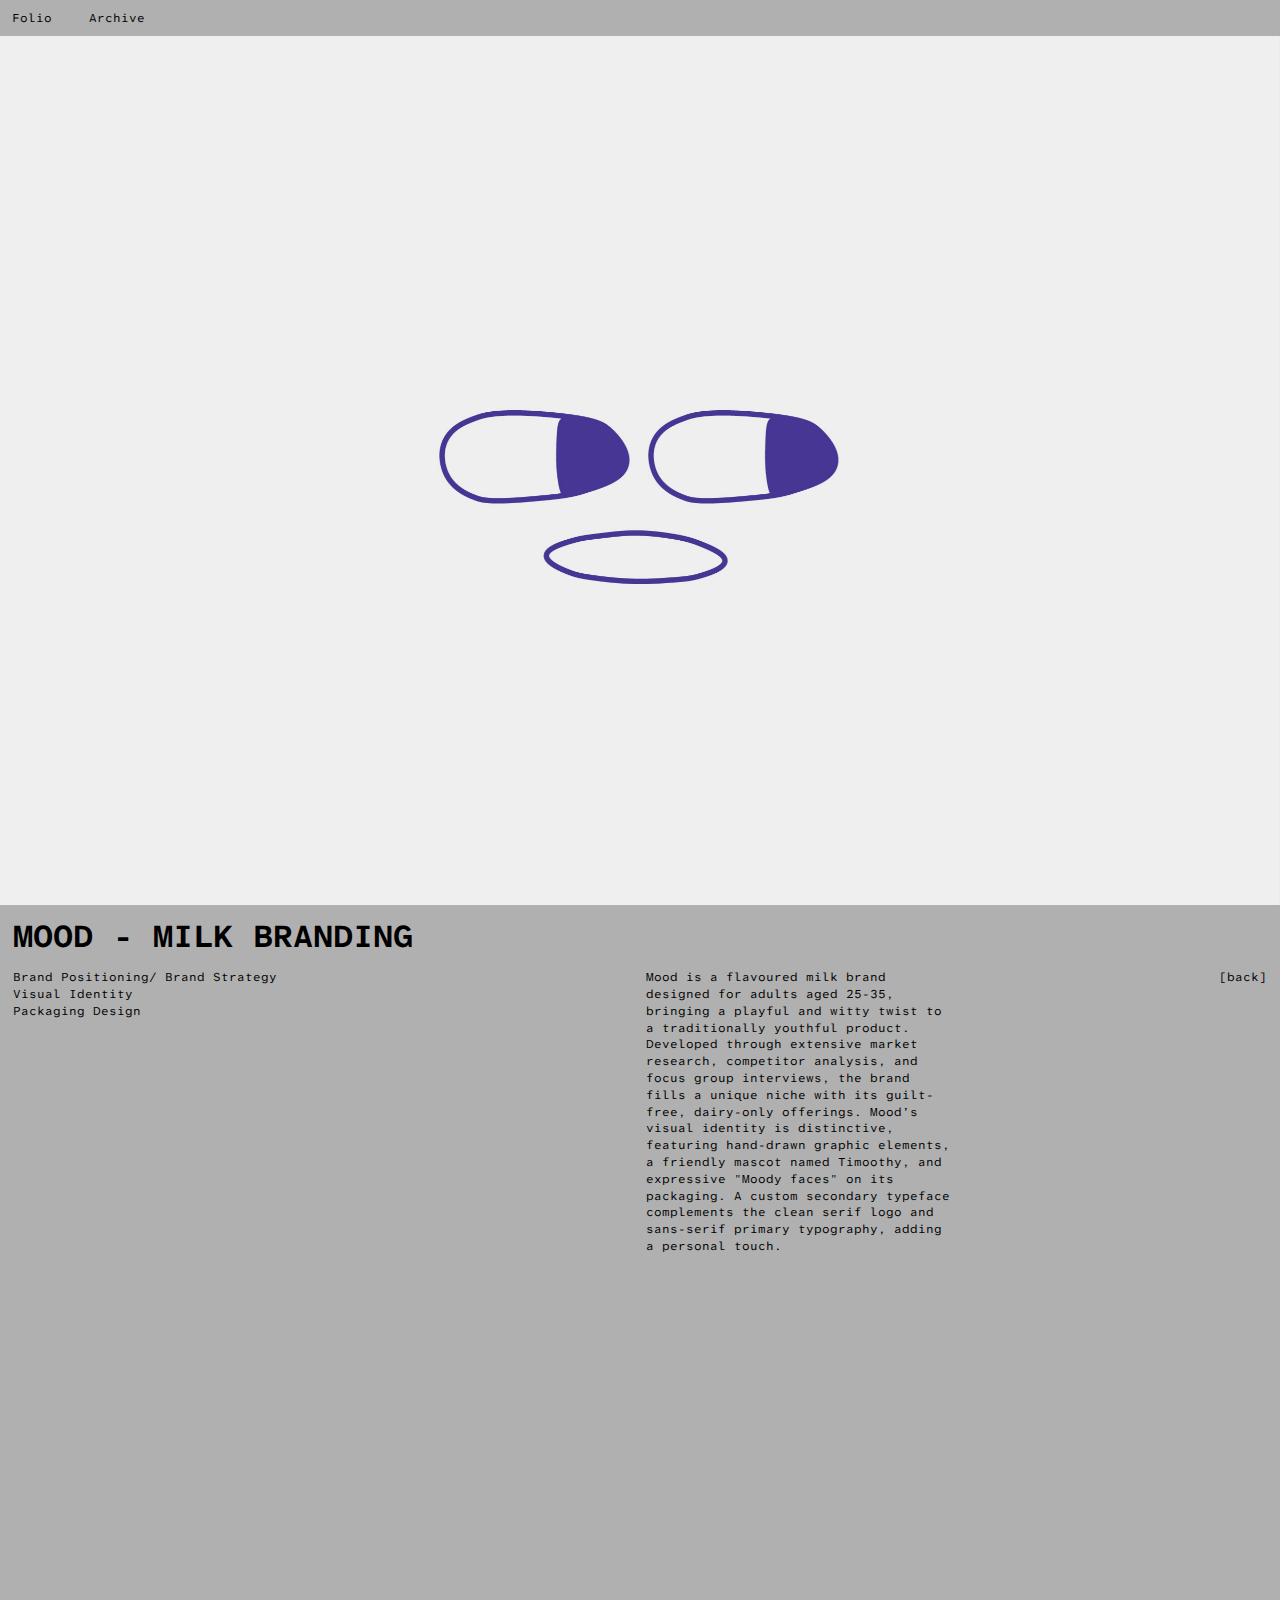
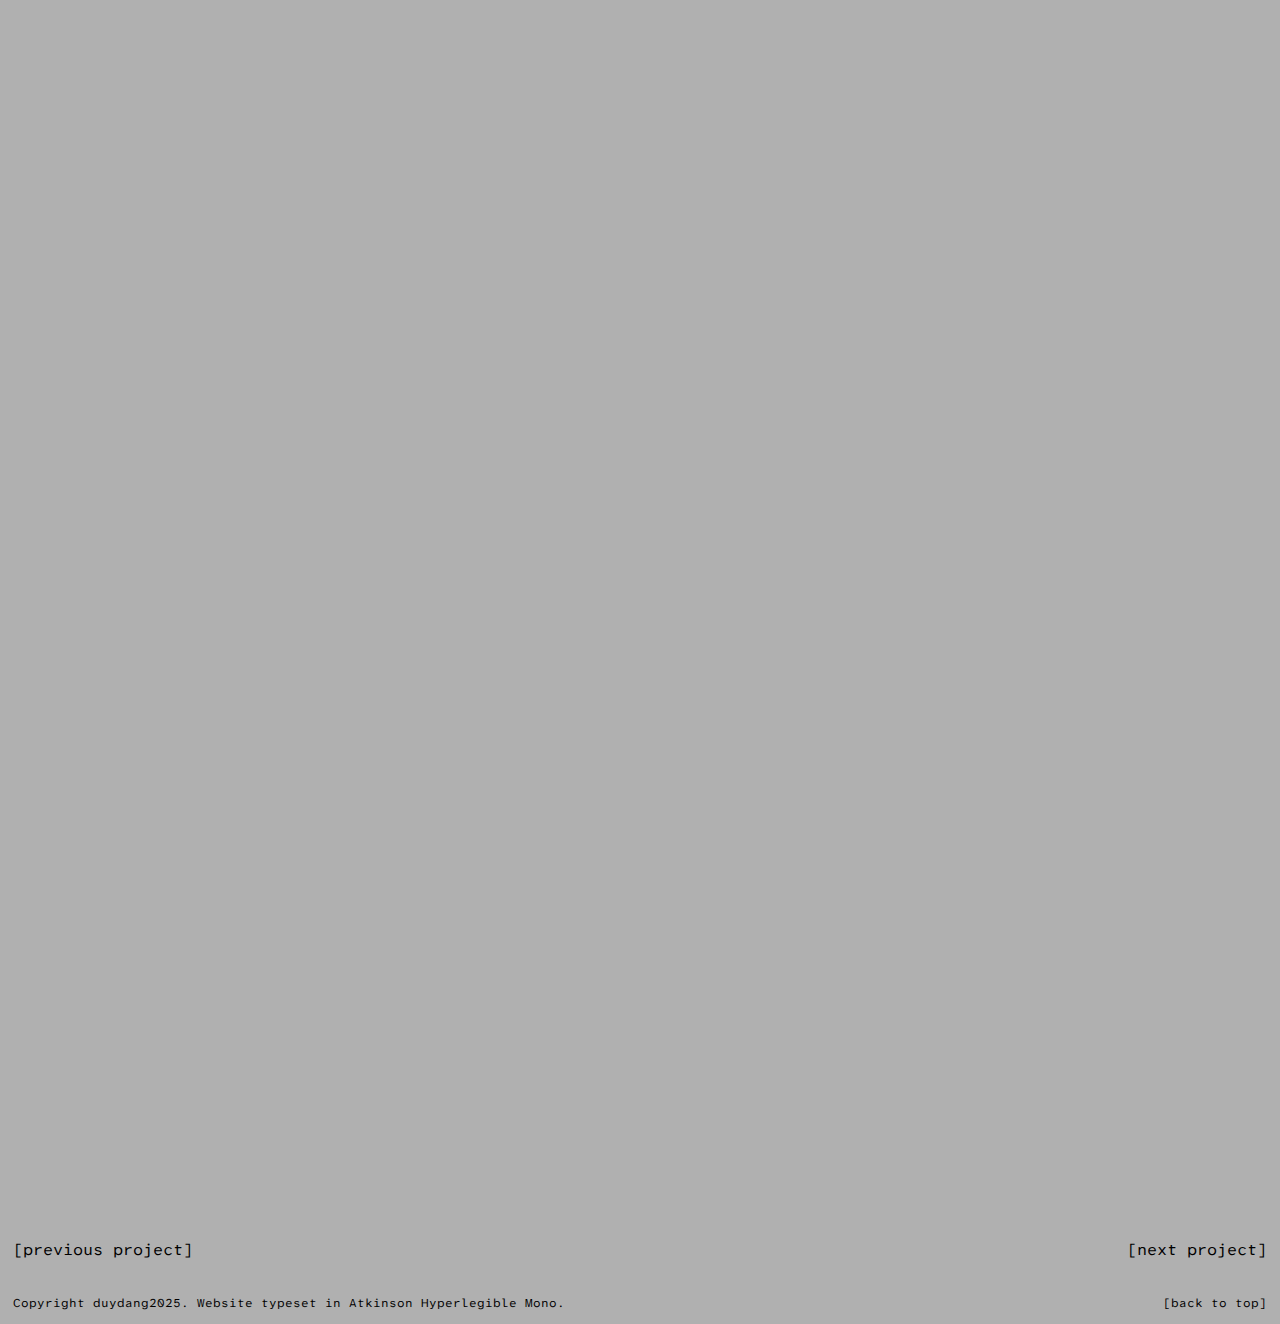
<file: projects/mood.html>
<!DOCTYPE html>
<html lang="en">
<head>
    <meta charset="UTF-8">
    <meta name="viewport" content="width=device-width, initial-scale=1.0">
    <title>Mood Milk</title>
    <link rel="preconnect" href="https://fonts.googleapis.com">
    <link rel="preconnect" href="https://fonts.gstatic.com" crossorigin>
    <link href="https://fonts.googleapis.com/css2?family=Atkinson+Hyperlegible+Mono:ital,wght@0,200..800;1,200..800&display=swap" rel="stylesheet">
    <link rel="stylesheet" href="../styling/projectstyle.css">
</head>
<body>
    <div class="header">
        <div class="header-item" id="navigation">
            <p><a href="../index.html">Folio</a></p>
        <p><a href="../archive.html">Archive</a></p>
    </div>
    </div>

    <div class="hero"><img src="../photos/mood/mood.jpg" alt=""></div>

    <div id="title">
        <h1>MOOD - MILK BRANDING</h1>
    </div>

    <div class="project-description">
        <div class="prodes-item" id="category">
            <p>Brand Positioning/ Brand Strategy
                <br>Visual Identity
                <br>Packaging Design
            </p>
        </div>
        <div class="prodes-item"></div><!-- Empty column -->
        <div class="prodes-item" id="description">
            <p>Mood is a flavoured milk brand designed for adults aged 25-35, bringing a playful and witty twist to a traditionally youthful product. 
            Developed through extensive market research, competitor analysis, and focus group interviews, the brand fills a unique niche with its guilt-free, dairy-only offerings. 
            Mood’s visual identity is distinctive, featuring hand-drawn graphic elements, a friendly mascot named Timoothy, and expressive "Moody faces" on its packaging. 
            A custom secondary typeface complements the clean serif logo and sans-serif primary typography, adding a personal touch. </p>
        </div>
        <div class="prodes-item"><p><a href="../">[back]</a></p></div>   
    </div>

    <div class="photo-container-1">
        <img src="../photos/mood/mood1.jpg" alt="">
        <img src="../photos/mood/mood2.jpg" alt="">
        <div class="photos">
            <img src="../photos/mood/mood3.jpg" alt="">
            <img src="../photos/mood/mood4.jpg" alt="">
        </div>
        <div class="photos">
            <img src="../photos/mood/mood5.jpg" alt="">
            <img src="../photos/mood/mood6.jpg" alt="">
        </div>
        <img src="../photos/mood/mood7.jpg" alt="">
        <img src="../photos/mood/mood8.jpg" alt="">
        <img src="../photos/mood/mood9.jpg" alt="">
        <img src="../photos/mood/mood10.jpg" alt="">
        <img src="../photos/mood/mood11.jpg" alt="">
        <img src="../photos/mood/mood12.jpg" alt="">
        <img src="../photos/mood/mood13.jpg" alt="">
        <img src="../photos/mood/mood14.jpg" alt="">
        <img src="../photos/mood/mood15.jpg" alt="">
        <img src="../photos/mood/mood16.jpg" alt="">
    </div>
    

    <div class="foot-navigation">
        <div class="footnav-item">
            <p><a href="../projects/mailbox.html">[previous project]</a></p><!-- link to previous project -->
        </div>
        <div class="footer-item"></div><!-- Empty column -->
        <div class="footer-item"></div><!-- Empty column -->
        <div class="footnav-item">
            <p><a href="../projects/not-in-the-mood.html">[next project]</a></p><!-- link to next project -->
        </div>
    </div>

   
    <div class="footer">
        <div class="footer-item"><!-- Span two columns -->
            <p>Copyright duydang2025. Website typeset in Atkinson Hyperlegible Mono.</p>
        </div>
        <div class="footer-item"></div><!-- Empty column -->
        <div class="footer-item" id="top">
            <p><a href="">[back to top]</a></p><!-- Lead to top of page -->
        </div>
    </div>

    <script>
      window.addEventListener('load', () => {
        // 1) Jump to top so scroll position never carries over
        window.scrollTo(0, 0);
    
        // 2) Grab all your project images (both containers)
        const photos = document.querySelectorAll(
          '.photo-container img, .photo-container-1 img'
        );
    
        // 3) Clear any old in-view classes
        photos.forEach(img => img.classList.remove('in-view'));
    
        // 4) Observe with threshold 0 → fires as soon as any pixel is visible
        const io = new IntersectionObserver((entries, obs) => {
          entries.forEach(entry => {
            if (entry.isIntersecting) {
              entry.target.classList.add('in-view');
              obs.unobserve(entry.target);
            }
          });
        }, {
          threshold: 0
        });
    
        // 5) Start observing
        photos.forEach(img => io.observe(img));
      });
    </script>
    

    <script>
      window.addEventListener('load', () => {
        // Reset scroll so animations always start from the top
        window.scrollTo(0, 0);
      
        const heroImg     = document.querySelector('.hero img');
        const descSection = document.querySelector('.project-description');
        let fadeEnd;
      
        function updateFadeEnd() {
          // Distance from top of document to top of description
          fadeEnd = descSection.getBoundingClientRect().top + window.scrollY;
        }
        updateFadeEnd();
        window.addEventListener('resize', updateFadeEnd);
      
        window.addEventListener('scroll', () => {
           //Only fade on larger viewports
          if (window.innerWidth > 799 && heroImg) {
            const t = Math.min(Math.max(window.scrollY / fadeEnd, 0), 1);
            heroImg.style.opacity = 1 - t;
          }
        });
      });
      </script>
</body>
</html>
</file>
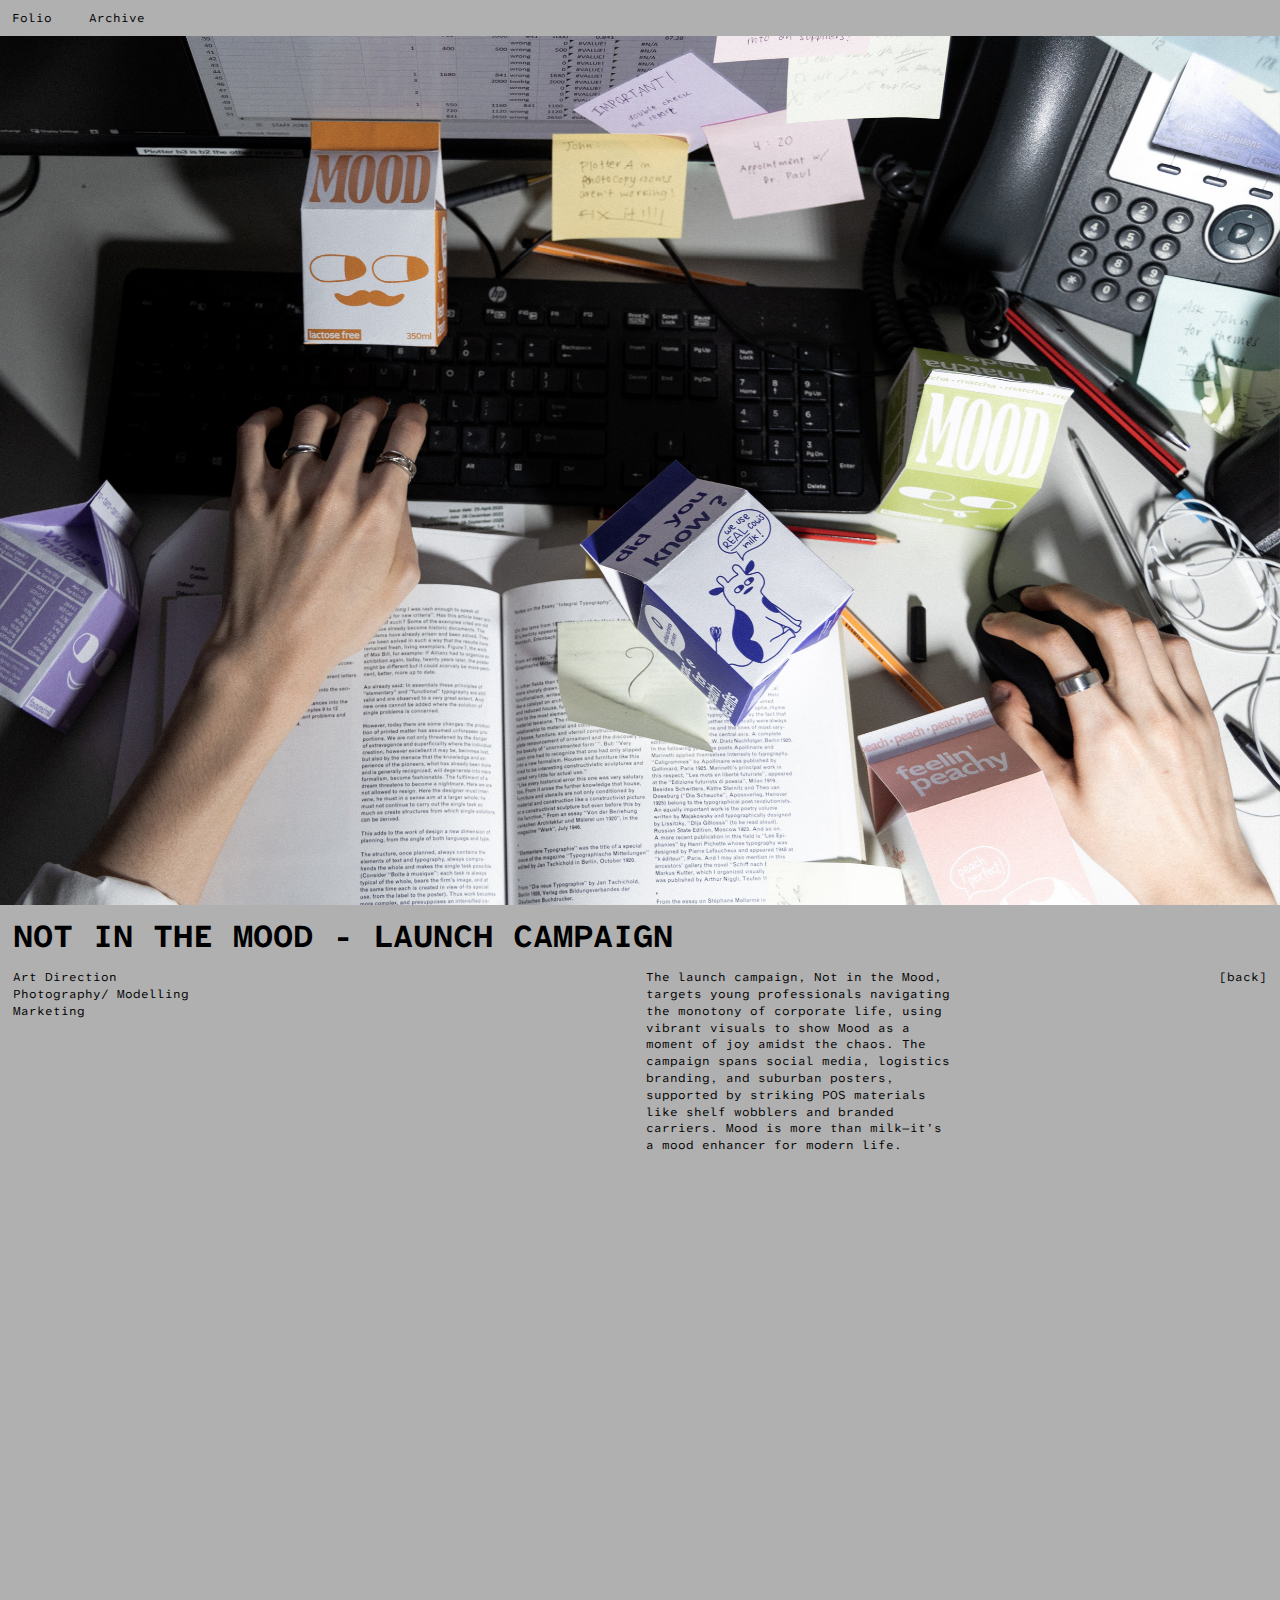
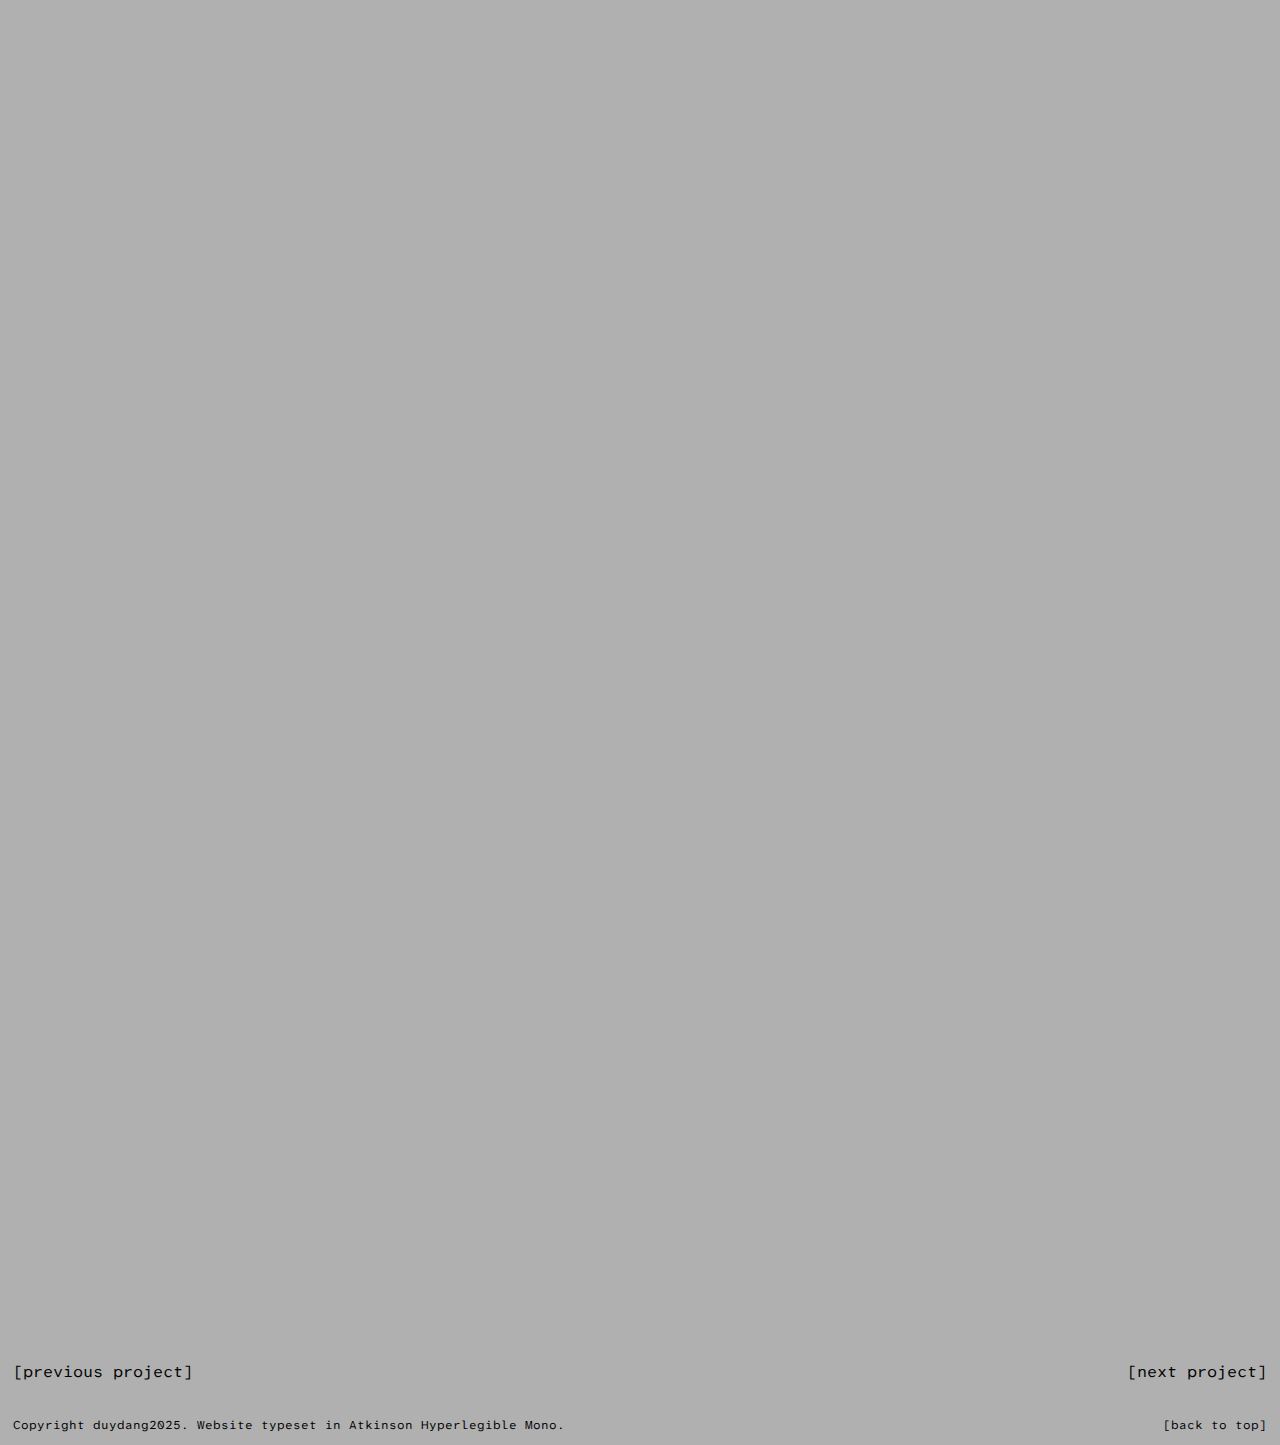
<file: projects/not-in-the-mood.html>
<!DOCTYPE html>
<html lang="en">
<head>
    <meta charset="UTF-8">
    <meta name="viewport" content="width=device-width, initial-scale=1.0">
    <title>Not In The Mood Campaign</title>
    <link rel="preconnect" href="https://fonts.googleapis.com">
    <link rel="preconnect" href="https://fonts.gstatic.com" crossorigin>
    <link href="https://fonts.googleapis.com/css2?family=Atkinson+Hyperlegible+Mono:ital,wght@0,200..800;1,200..800&display=swap" rel="stylesheet">
    <link rel="stylesheet" href="../styling/projectstyle.css">
</head>
<body>
    <div class="header">
        <div class="header-item" id="navigation">
            <p><a href="../index.html">Folio</a></p>
        <p><a href="../archive.html">Archive</a></p>
    </div>
    </div>

    <div class="hero"><img src="../photos/notmood/notmood.jpg" alt=""></div>

    <div id="title">
        <h1>NOT IN THE MOOD - LAUNCH CAMPAIGN</h1>
    </div>

    <div class="project-description">
        <div class="prodes-item" id="category">
            <p>Art Direction
                <br>Photography/ Modelling
                <br>Marketing
            </p>
        </div>
        <div class="prodes-item"></div><!-- Empty column -->
        <div class="prodes-item" id="description">
            <p>The launch campaign, Not in the Mood, targets young professionals navigating the monotony of corporate life, using vibrant visuals to show Mood as a moment of joy amidst the chaos.
            The campaign spans social media, logistics branding, and suburban posters, supported by striking POS materials like shelf wobblers and branded carriers. 
            Mood is more than milk—it’s a mood enhancer for modern life.</p>
        </div>
        <div class="prodes-item"><p><a href="../">[back]</a></p></div>    
    </div>

    <div class="photo-container">
        <img src="../photos/notmood/notmood1.jpg" alt="">
        <img src="../photos/notmood/notmood2.jpg" alt="">
        <img src="../photos/notmood/notmood3.jpg" alt="">
        <img src="../photos/notmood/notmood4.jpg" alt="">
        <img src="../photos/notmood/notmood5.jpg" alt="">
        <img src="../photos/notmood/notmood7.jpg" alt="">
    </div>
    

    <div class="foot-navigation">
        <div class="footnav-item">
            <p><a href="../projects/mood.html">[previous project]</a></p><!-- link to previous project -->
        </div>
        <div class="footer-item"></div><!-- Empty column -->
        <div class="footer-item"></div><!-- Empty column -->
        <div class="footnav-item">
            <p><a href="../projects/type-specimen.html">[next project]</a></p><!-- link to next project -->
        </div>
    </div>

   
    <div class="footer">
        <div class="footer-item"><!-- Span two columns -->
            <p>Copyright duydang2025. Website typeset in Atkinson Hyperlegible Mono.</p>
        </div>
        <div class="footer-item"></div><!-- Empty column -->
        <div class="footer-item" id="top">
            <p><a href="">[back to top]</a></p><!-- Lead to top of page -->
        </div>
    </div>

    <script>
      window.addEventListener('load', () => {
        // 1) Jump to top so scroll position never carries over
        window.scrollTo(0, 0);
    
        // 2) Grab all your project images (both containers)
        const photos = document.querySelectorAll(
          '.photo-container img, .photo-container-1 img'
        );
    
        // 3) Clear any old in-view classes
        photos.forEach(img => img.classList.remove('in-view'));
    
        // 4) Observe with threshold 0 → fires as soon as any pixel is visible
        const io = new IntersectionObserver((entries, obs) => {
          entries.forEach(entry => {
            if (entry.isIntersecting) {
              entry.target.classList.add('in-view');
              obs.unobserve(entry.target);
            }
          });
        }, {
          threshold: 0
        });
    
        // 5) Start observing
        photos.forEach(img => io.observe(img));
      });
    </script>   

  <script>
  window.addEventListener('load', () => {
    // Reset scroll so animations always start from the top
    window.scrollTo(0, 0);
  
    const heroImg     = document.querySelector('.hero img');
    const descSection = document.querySelector('.project-description');
    let fadeEnd;
  
    function updateFadeEnd() {
      // Distance from top of document to top of description
      fadeEnd = descSection.getBoundingClientRect().top + window.scrollY;
    }
    updateFadeEnd();
    window.addEventListener('resize', updateFadeEnd);
  
    window.addEventListener('scroll', () => {
       //Only fade on larger viewports
      if (window.innerWidth > 799 && heroImg) {
        const t = Math.min(Math.max(window.scrollY / fadeEnd, 0), 1);
        heroImg.style.opacity = 1 - t;
      }
    });
  });
  </script>
      
</body>
</html>
</file>
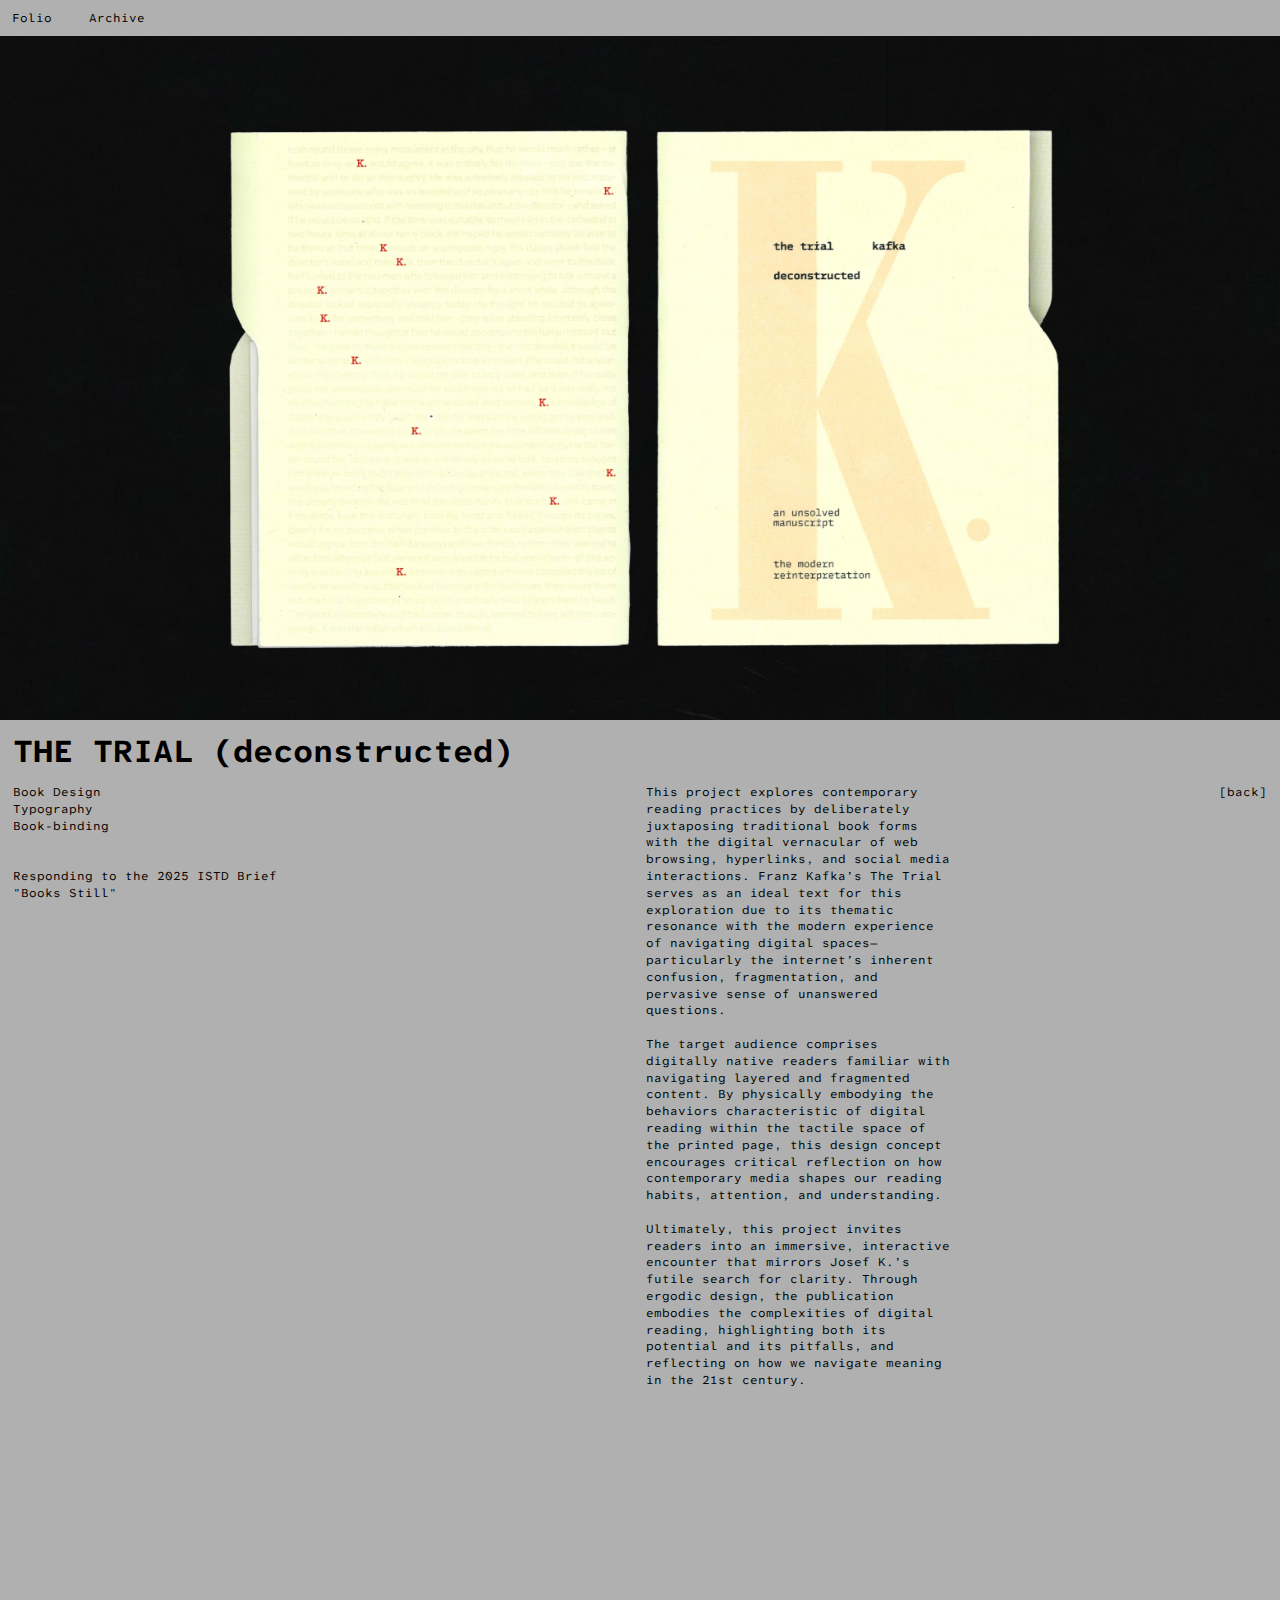
<file: projects/trial.html>
<!DOCTYPE html>
<html lang="en">
<head>
    <meta charset="UTF-8">
    <meta name="viewport" content="width=device-width, initial-scale=1.0">
    <title>The Trial (deconstructed)</title>
    <link rel="preconnect" href="https://fonts.googleapis.com">
    <link rel="preconnect" href="https://fonts.gstatic.com" crossorigin>
    <link href="https://fonts.googleapis.com/css2?family=Atkinson+Hyperlegible+Mono:ital,wght@0,200..800;1,200..800&display=swap" rel="stylesheet">
    <link rel="stylesheet" href="../styling/projectstyle.css">
</head>
<body>
    <div class="header">
        <div class="header-item" id="navigation">
            <p><a href="../index.html">Folio</a></p>
        <p><a href="../archive.html">Archive</a></p>
    </div>
    </div>

    <div class="hero"><img src="../photos/trial/trial1.jpg" alt=""></div>

    <div id="title">
        <h1>THE TRIAL (deconstructed)</h1>
    </div>

    <div class="project-description">
        <div class="prodes-item" id="category">
            <p>Book Design
                <br>Typography
                <br>Book-binding
                <br>
                <br>
                <br>Responding to the 2025 ISTD Brief "Books Still"
            </p>
        </div>
        <div class="prodes-item"></div><!-- Empty column -->
        <div class="prodes-item" id="description">
            <p>This project explores contemporary reading practices by deliberately juxtaposing traditional book forms with the digital vernacular of web browsing, hyperlinks, and social media interactions. 
              Franz Kafka’s The Trial serves as an ideal text for this exploration due to its thematic resonance with the modern experience of navigating digital spaces—particularly the internet’s inherent confusion, fragmentation, and pervasive sense of unanswered questions.
            <br>
            <br>The target audience comprises digitally native readers familiar with navigating layered and fragmented content. 
            By physically embodying the behaviors characteristic of digital reading within the tactile space of the printed page, this design concept encourages critical reflection on how contemporary media shapes our reading habits, attention, and understanding.
            <br>
            <br>Ultimately, this project invites readers into an immersive, interactive encounter that mirrors Josef K.’s futile search for clarity. 
            Through ergodic design, the publication embodies the complexities of digital reading, highlighting both its potential and its pitfalls, and reflecting on how we navigate meaning in the 21st century.</p>
        </div>
        <div class="prodes-item"><p><a href="../">[back]</a></p></div>
    </div>

    <div class="photo-container">
        <img src="../photos/trial/trial2.jpg" alt="">
        <img src="../photos/trial/trial3.jpg" alt="">
        <img src="../photos/trial/trial4.jpg" alt="">
        <img src="../photos/trial/trial7.jpeg" alt="">
        <img src="../photos/trial/trial5.jpeg" alt="">
        <img src="../photos/trial/trial6.jpg" alt="">
        <img src="../photos/trial/trial9.jpeg" alt="">
        <img src="../photos/trial/trial8.jpg" alt="">
        <img src="../photos/trial/trial10.jpg" alt="">
        <img src="../photos/trial/trial11.jpg" alt="">
        <img src="../photos/trial/trial12.jpeg" alt="">
        <img src="../photos/trial/trial13.jpeg" alt="">
        <img src="../photos/trial/trial14.jpeg" alt="">
        <img src="../photos/trial/trial15.jpeg" alt="">
        <img src="../photos/trial/trial16.jpeg" alt="">
        <img src="../photos/trial/trial17.jpeg" alt="">
        <img src="../photos/trial/trial18.jpeg" alt="">
        <img src="../photos/trial/trial19.jpg" alt="">
        <img src="../photos/trial/trial20.jpg" alt="">
        <img src="../photos/trial/trial21.jpg" alt="">
        <img src="../photos/trial/trial22.jpeg" alt="">
        <img src="../photos/trial/trial23.jpeg" alt="">  
    </div>


    <div class="foot-navigation">
        <div class="footnav-item">
            <p><a href="../projects/meltdown.html">[previous project]</a></p><!-- link to previous project -->
        </div>
        <div class="footer-item"></div><!-- Empty column -->
        <div class="footer-item"></div><!-- Empty column -->
        <div class="footnav-item">
            <p><a href="../projects/come-in.html">[next project]</a></p><!-- link to next project -->
        </div>
    </div>

   
    <div class="footer">
        <div class="footer-item"><!-- Span two columns -->
            <p>Copyright duydang2025. Website typeset in Atkinson Hyperlegible Mono.</p>
        </div>
        <div class="footer-item"></div><!-- Empty column -->
        <div class="footer-item" id="top">
            <p><a href="">[back to top]</a></p><!-- Lead to top of page -->
        </div>
    </div>

    <script>
      window.addEventListener('load', () => {
        // 1) Jump to top so scroll position never carries over
        window.scrollTo(0, 0);
    
        // 2) Grab all your project images (both containers)
        const photos = document.querySelectorAll(
          '.photo-container img, .photo-container-1 img'
        );
    
        // 3) Clear any old in-view classes
        photos.forEach(img => img.classList.remove('in-view'));
    
        // 4) Observe with threshold 0 → fires as soon as any pixel is visible
        const io = new IntersectionObserver((entries, obs) => {
          entries.forEach(entry => {
            if (entry.isIntersecting) {
              entry.target.classList.add('in-view');
              obs.unobserve(entry.target);
            }
          });
        }, {
          threshold: 0
        });
    
        // 5) Start observing
        photos.forEach(img => io.observe(img));
      });
    </script>

  <script>
  window.addEventListener('load', () => {
    // Reset scroll so animations always start from the top
    window.scrollTo(0, 0);
  
    const heroImg     = document.querySelector('.hero img');
    const descSection = document.querySelector('.project-description');
    let fadeEnd;
  
    function updateFadeEnd() {
      // Distance from top of document to top of description
      fadeEnd = descSection.getBoundingClientRect().top + window.scrollY;
    }
    updateFadeEnd();
    window.addEventListener('resize', updateFadeEnd);
  
    window.addEventListener('scroll', () => {
       //Only fade on larger viewports
      if (window.innerWidth > 799 && heroImg) {
        const t = Math.min(Math.max(window.scrollY / fadeEnd, 0), 1);
        heroImg.style.opacity = 1 - t;
      }
    });
  });
  </script>
    
</body>
</html>
</file>
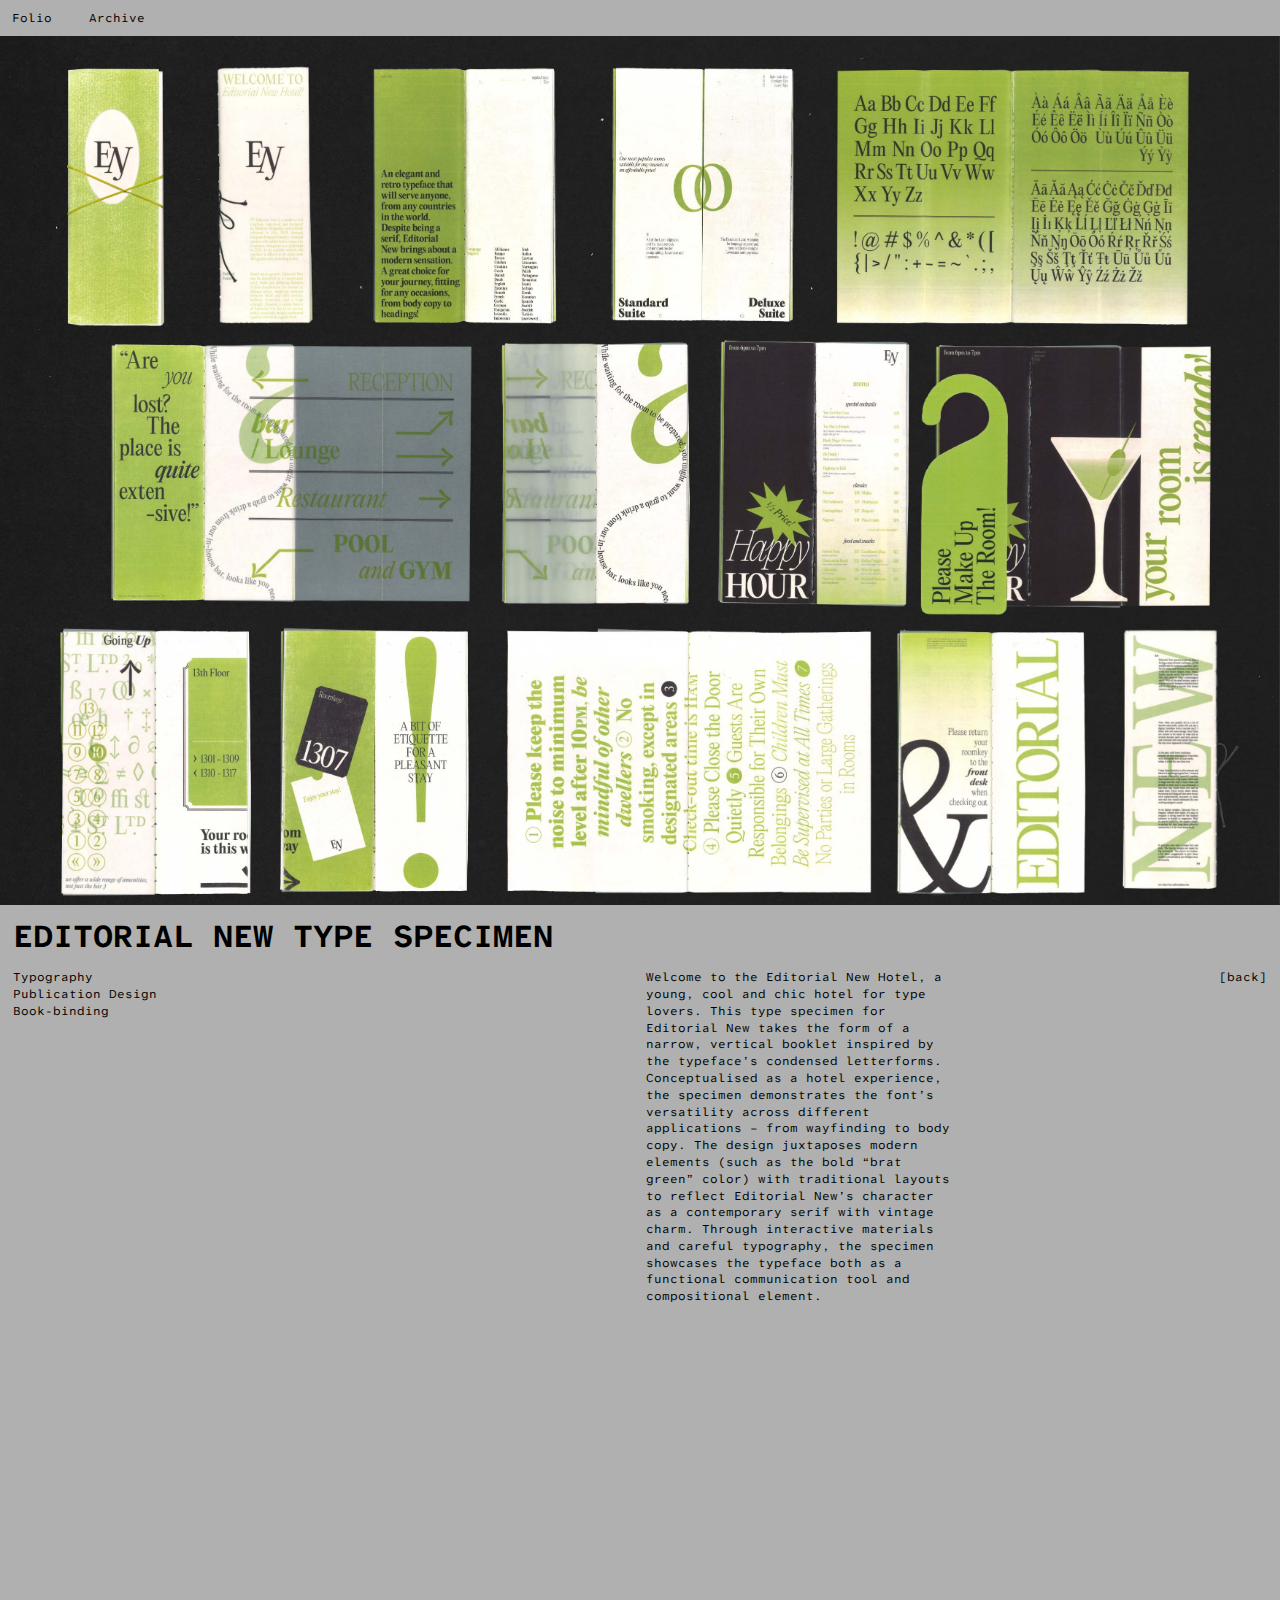
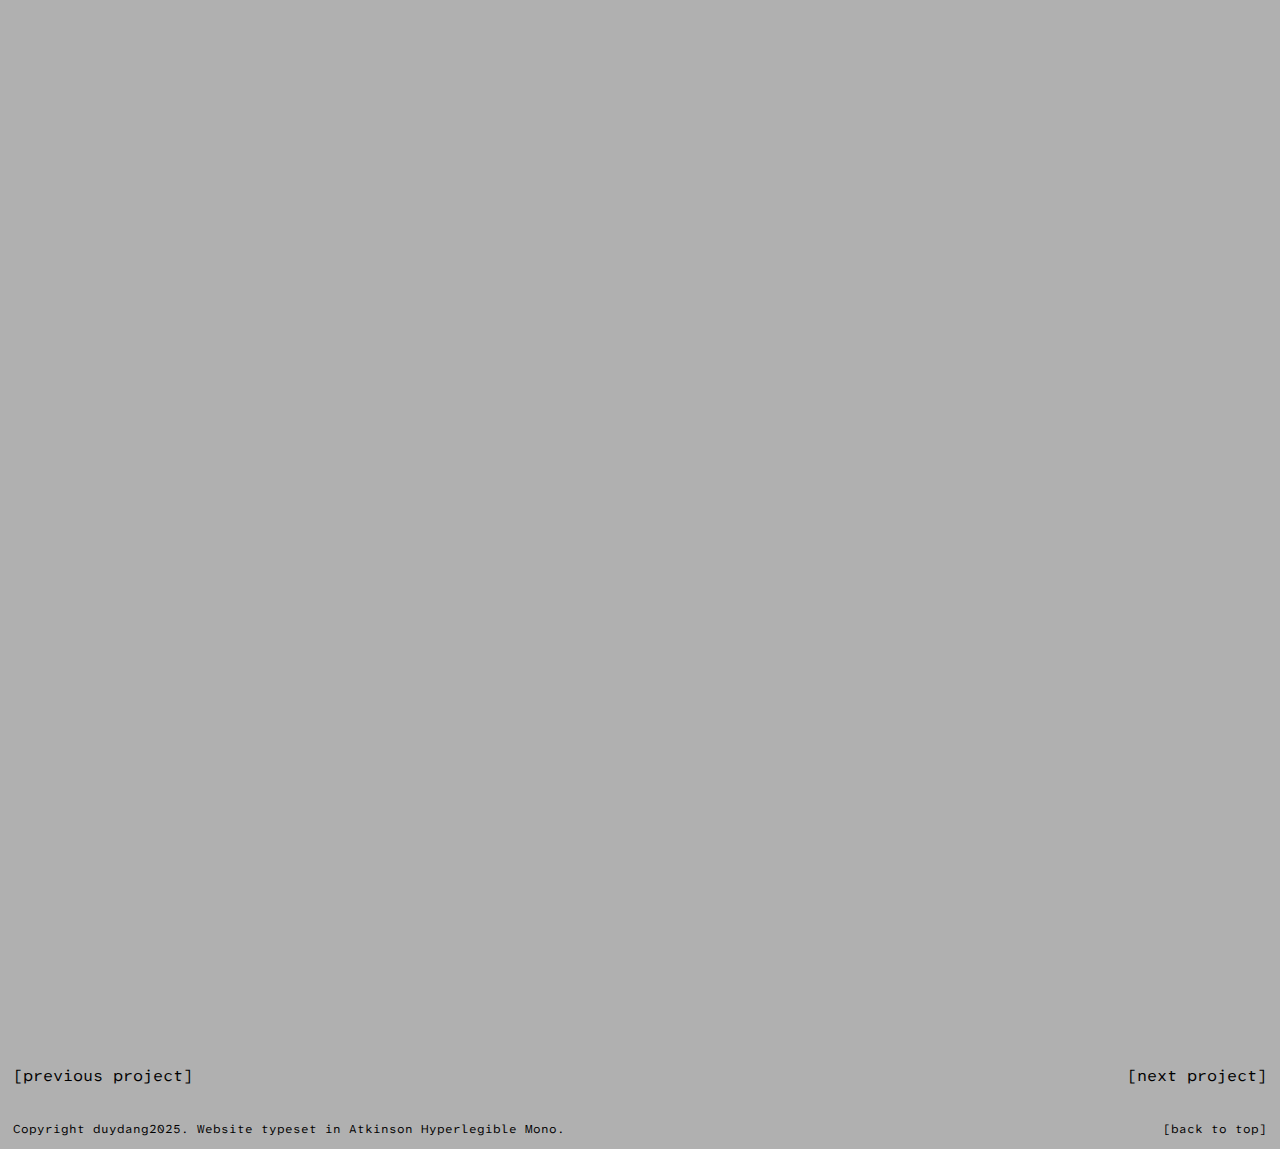
<file: projects/type-specimen.html>
<!DOCTYPE html>
<html lang="en">
<head>
    <meta charset="UTF-8">
    <meta name="viewport" content="width=device-width, initial-scale=1.0">
    <title>Editorial New Specimen</title>
    <link rel="preconnect" href="https://fonts.googleapis.com">
    <link rel="preconnect" href="https://fonts.gstatic.com" crossorigin>
    <link href="https://fonts.googleapis.com/css2?family=Atkinson+Hyperlegible+Mono:ital,wght@0,200..800;1,200..800&display=swap" rel="stylesheet">
    <link rel="stylesheet" href="../styling/projectstyle.css">
</head>
<body>
    <div class="header">
        <div class="header-item" id="navigation">
            <p><a href="../index.html">Folio</a></p>
        <p><a href="../archive.html">Archive</a></p>
    </div>
    </div>

    <div class="hero"><img src="../photos/specimen/specfolio.jpg" alt=""></div>

    <div id="title">
        <h1>EDITORIAL NEW TYPE SPECIMEN</h1>
    </div>

    <div class="project-description">
        <div class="prodes-item" id="category">
            <p>Typography
                <br>Publication Design
                <br>Book-binding
            </p>
        </div>
        <div class="prodes-item"></div><!-- Empty column -->
        <div class="prodes-item" id="description">
            <p>Welcome to the Editorial New Hotel, a young, cool and chic hotel for type lovers. 
            This type specimen for Editorial New takes the form of a narrow, vertical booklet inspired by the typeface’s condensed letterforms. 
            Conceptualised as a hotel experience, the specimen demonstrates the font’s versatility across different applications – from wayfinding to body copy. 
            The design juxtaposes modern elements (such as the bold “brat green” color) with traditional layouts to reflect Editorial New’s character as a contemporary serif with vintage charm. 
            Through interactive materials and careful typography, the specimen showcases the typeface both as a functional communication tool and compositional element.</p>
        </div>
        <div class="prodes-item"><p><a href="../">[back]</a></p></div>
    </div>

    <div class="photo-container">
        <img src="../photos/specimen/specfolio2.jpg" alt="">
        <img src="../photos/specimen/specfolio3.jpg" alt="">
        <img src="../photos/specimen/specfolio4.jpg" alt="">
        <img src="../photos/specimen/specfolio5.jpg" alt="">
        <img src="../photos/specimen/specfolio6.jpg" alt="">
        <img src="../photos/specimen/specfolio7.jpg" alt="">
        <img src="../photos/specimen/specfolio8.jpg" alt="">
        <img src="../photos/specimen/specfolio9.jpg" alt="">
        <img src="../photos/specimen/specfolio10.jpg" alt="">
        <img src="../photos/specimen/specfolio11.jpg" alt="">
        <img src="../photos/specimen/specfolio12.jpg" alt="">
        <img src="../photos/specimen/specfolio13.jpg" alt="">
        <img src="../photos/specimen/specfolio14.jpg" alt="">
        <img src="../photos/specimen/specfolio15.jpg" alt="">
        <img src="../photos/specimen/specfolio16.jpg" alt="">
        <img src="../photos/specimen/specfolio17.jpg" alt="">
        <img src="../photos/specimen/specfolio18.jpg" alt="">
        <img src="../photos/specimen/specfolio19.jpg" alt="">
        <img src="../photos/specimen/specfolio20.jpg" alt="">
        <img src="../photos/specimen/specfolio21.jpg" alt="">  
    </div>


    <div class="foot-navigation">
        <div class="footnav-item">
            <p><a href="../projects/not-in-the-mood.html">[previous project]</a></p><!-- link to previous project -->
        </div>
        <div class="footer-item"></div><!-- Empty column -->
        <div class="footer-item"></div><!-- Empty column -->
        <div class="footnav-item">
            <p><a href="../projects/meltdown.html">[next project]</a></p><!-- link to next project -->
        </div>
    </div>

   
    <div class="footer">
        <div class="footer-item"><!-- Span two columns -->
            <p>Copyright duydang2025. Website typeset in Atkinson Hyperlegible Mono.</p>
        </div>
        <div class="footer-item"></div><!-- Empty column -->
        <div class="footer-item" id="top">
            <p><a href="">[back to top]</a></p><!-- Lead to top of page -->
        </div>
    </div>

    <!--<script>
        (function() {
          const photos = document.querySelectorAll('.photo-container img');
          const io = new IntersectionObserver((entries, obs) => {
            entries.forEach(entry => {
              if (entry.isIntersecting) {
                entry.target.classList.add('in-view');
                obs.unobserve(entry.target);
              }
            });
          }, {
            threshold: 0.1
          });
      
          photos.forEach(img => io.observe(img));
        })();
      </script>-->

      <script>
        window.addEventListener('load', () => {
          // 1) Jump to top so scroll position never carries over
          window.scrollTo(0, 0);
      
          // 2) Grab all your project images (both containers)
          const photos = document.querySelectorAll(
            '.photo-container img, .photo-container-1 img'
          );
      
          // 3) Clear any old in-view classes
          photos.forEach(img => img.classList.remove('in-view'));
      
          // 4) Observe with threshold 0 → fires as soon as any pixel is visible
          const io = new IntersectionObserver((entries, obs) => {
            entries.forEach(entry => {
              if (entry.isIntersecting) {
                entry.target.classList.add('in-view');
                obs.unobserve(entry.target);
              }
            });
          }, {
            threshold: 0
          });
      
          // 5) Start observing
          photos.forEach(img => io.observe(img));
        });
      </script>
      
    

    <!--<script>
    (function() {
      const heroImg = document.querySelector('.hero img');
      const descSection = document.querySelector('.project-description');
      const fadeStart = 0;                                  // scrollY at which fade begins
      const fadeEnd   = descSection.offsetTop;              // scrollY where 100% faded
  
      window.addEventListener('scroll', () => {
        const y = window.scrollY;
        // compute normalized 0 → 1
        let t = (y - fadeStart) / (fadeEnd - fadeStart);
        t = Math.min(Math.max(t, 0), 1);
        heroImg.style.opacity = 1 - t;
      });
    })();
    </script>-->

<script>
    window.addEventListener('load', () => {
      // Reset scroll so animations always start from the top
      window.scrollTo(0, 0);
    
      const heroImg     = document.querySelector('.hero img');
      const descSection = document.querySelector('.project-description');
      let fadeEnd;
    
      function updateFadeEnd() {
        // Distance from top of document to top of description
        fadeEnd = descSection.getBoundingClientRect().top + window.scrollY;
      }
      updateFadeEnd();
      window.addEventListener('resize', updateFadeEnd);
    
      window.addEventListener('scroll', () => {
        // Only fade on larger viewports
        if (window.innerWidth > 1199 && heroImg) {
          const t = Math.min(Math.max(window.scrollY / fadeEnd, 0), 1);
          heroImg.style.opacity = 1 - t;
        }
      });
    });
    </script>
    
    
</body>
</html>
</file>
<file: styling/style.css>
/* Import the Atkinson Hyperlegible Mono font */
@import url('https://fonts.googleapis.com/css2?family=Atkinson+Hyperlegible+Mono:ital,wght@0,200..800;1,200..800&display=swap');

/* reset + box-sizing */
*,
*::before,
*::after {
  box-sizing: border-box;
  margin: 0;
  padding: 0;
  cursor: url('../imagehome/cursor.png') 0 0, auto;
}

body {
  font-family: "Atkinson Hyperlegible Mono", monospace;
  background: #B0B0B0;
  color: #000;
  line-height: 1.2;
}

/* HEADER */
.header {
    font-size: 12px;
    text-align: left;
    display: grid;
    grid-template-columns: repeat(4, 1fr);
    padding: 0.75%;
    gap: 0.75rem;
}
.header-item {
    padding-left: 1%;
    padding-right: 1%;
}
.header-item p {
    /*white-space: pre-wrap;*/
    white-space: normal;    /* ignore extra newlines/indentation in your HTML */
    line-height: 1.2; 
}

#navigation a {
    color: #000;
    text-decoration: none;
    display: inline-block;      /* so background only covers text */
    padding: 0.1em 0.2em;       /* a little breathing room for the “highlight” */
    position: relative;
}

#navigation a:hover {
    background-color: rgba(227,0,109,0.95);
}

#navigation {
    position: fixed;
    top: 0;        /* adjust to match your header’s left gutter */
    width: 100%;       /* or whatever the nav column’s width is */
    padding: 0.75%;
    left: 0;
    z-index: 100;
    /*background: linear-gradient(
      to bottom,
      #B0B0B0 0%,
      rgba(176,176,176,0) 100%
    );*/
}

#archive-text p {
    text-decoration: line-through;
}

/* PROJECT GRID */
.folio-section {
    display: grid;
    grid-template-columns: repeat(4, 1fr);
    /*grid-auto-rows: 200px;*/
    gap: 0.75rem;
    padding: 0.75%;
}
.folio-section a {
    display: block;
    overflow: hidden;
    aspect-ratio: 4.25 / 3;
}
.folio-section img {
    width: 100%;
    height: 100%;
    object-fit: cover;
    display: block;
}

/*PROJECT CARD*/
/* make the <a> a positioned container */
.project-item, .archive-item {
    position: relative;
    overflow: visible;
    transition: transform 0.3s ease;
  }
  
  /* smooth scale on the img */
  .project-item img, .archive-item img {
    transition: none;
  }
  
  /* the magenta overlay, hidden by default */
  .project-item .overlay {
    position: absolute;
    inset: 0;                        /* top:0; right:0; bottom:0; left:0; */
    background: rgba(227,0,109,0.95);
    opacity: 0;
    transition: opacity 0.3s ease;
    
    display: flex;                   /* for easy bottom-left text */
    align-items: flex-end;           /* vertical = bottom */
    padding: 1rem;

    transition: opacity 0.3s ease;
  }
  
  /* text styling */
  .project-item .overlay-text {
    line-height: 1.2;
  }
  .project-item .overlay-text h3 {
    margin: 0;
    color: black;
    font-size: 1rem;
    font-weight: 600;
  }
  .project-item .overlay-text p {
    color: #B0B0B0;
    margin: 0.2rem 0 0;
    font-size: 12px;
  }
  
  /* on hover: scale image + fade in overlay */
  .project-item:hover {
    transform: scale(1.03);
    z-index: 10;
  }
  .project-item:hover .overlay {
    opacity: 1;
  }

/*ARCHIVE CARD*/
  .archive-item .overlay {
    position: absolute;
    inset: 0;                        /* top:0; right:0; bottom:0; left:0; */
    background: rgba(15, 15, 15, 0.75);
    opacity: 0;
    transition: opacity 0.3s ease;
    
    display: flex;                   /* for easy bottom-left text */
    align-items: flex-end;           /* vertical = bottom */
    padding: 1rem;

    transition: opacity 0.3s ease;
  }
  
  /* text styling */
  .archive-item .overlay-text {
    line-height: 1.2;
  }
  .archive-item .overlay-text h3 {
    margin: 0;
    color: rgba(227,0,109);
    font-size: 1rem;
    font-weight: 600;
  }
  .archive-item .overlay-text p {
    color: #B0B0B0;
    margin: 0.2rem 0 0;
    font-size: 12px;
  }
  
  /* on hover: scale image + fade in overlay */
  .archive-item:hover {
    transform: scale(1.03);
    z-index: 10;
  }
  .archive-item:hover .overlay {
    opacity: 1;
  }
  
/* FOOTER */
.footer {
    display: grid;
    grid-template-columns: repeat(4, 1fr);
    padding: 0.75%;
    font-size: 12px;
    gap: 0.75rem;
}
.footer-item:last-child {
    grid-column: 3 / span 2;
    text-align: left;
}


/* Tablet: 800–1199px wide */
@media (min-width: 800px) and (max-width: 1199px) {
    .folio-section, .header, .footer {
      grid-template-columns: repeat(3, 1fr);
    }
  
    /* hide the *second* empty header cell only */
    .header-item:empty:nth-child(2) {
      display: none;
    }
  
    /* and same for footer/project if needed */
    .footer-item:empty:nth-child(1) {
      display: none;
    }

    .footer-item:last-child {
        grid-column: 2 / span 2;
        text-align: left;
    }
  }
  
  /* Phone: up to 799px wide */
  @media (max-width: 799px) {
    .header,
    .folio-section {
      grid-template-columns: 1fr;
    }

    .footer {
        display: block;
    }
  
    /* keep the first empty slot, remove the second*/
    .header-item:empty:nth-child(2) {
      display: none;
    }
  
    /* your other mobile tweaks… */
    .header { padding: 1rem; }
    .folio-section { gap: 1rem; padding: 1rem; }
    .footer { padding: 1rem; font-size: 0.75rem; text-align: left; }
  }
</file>
<file: styling/projectstyle.css>
/* 1) Import font + reset */
@import url('https://fonts.googleapis.com/css2?family=Atkinson+Hyperlegible+Mono:ital,wght@0,200..800;1,200..800&display=swap');

*,
*::before,
*::after {
  box-sizing: border-box;
  margin: 0;
  padding: 0;
  cursor: url('../imagehome/cursor.png') 0 0, auto;
}

/* 2) Base typography & background */
body {
  font-family: "Atkinson Hyperlegible Mono", monospace;
  background: #B0B0B0;
  color: #000;
  line-height: 1.2;
}

/*Navigation*/
.header {
  font-size: 12px;
  text-align: left;
}

.header-item {
  position: fixed;
  display: flex;
  flex-direction: row;
  gap: 2rem;
}
.header-item p {
  /*white-space: pre-wrap;*/
  white-space: normal;    /* ignore extra newlines/indentation in your HTML */
  line-height: 1.2; 
}

#navigation a {
  color: #000;
  text-decoration: none;
  display: inline-block;      /* so background only covers text */
  padding: 0.1em 0.2em;       /* a little breathing room for the “highlight” */
  position: relative;
}

#navigation a:hover {
  background-color: rgba(227,0,109,0.95);
}

#navigation {
  top: 0;        /* adjust to match your header’s left gutter */
  width: 100%;       /* or whatever the nav column’s width is */
  padding: 0.75%;
  left: 0;
  z-index: 100;
  background: #B0B0B0;
  border-bottom: #000;
}

/*Project Description*/
.project-description {
  font-size: 12px;
  display: grid;
  grid-template-columns: repeat(4, 1fr);
  gap: 0.75rem;
  padding-left: 1%;
  padding-right: 1%;
  padding-bottom: 1.5rem;
  position: relative;
  z-index: 2;           
  background-color: #B0B0B0;
}

.prodes-item p {
  white-space: normal;    /* ignore extra blank-line spacing */
  line-height: 1.4;
}

#title {
  padding: 1%;
  font-weight: bold;
  position: relative;
  z-index: 2;           
  background-color: #B0B0B0;
}

.project-description .prodes-item:last-child {
  justify-self: end;
  text-align: right;   
}

/*────────────────────────────────────────────────────────
  Full-bleed photos
────────────────────────────────────────────────────────*/
.hero, .photo-container, .photo-container-1 {
  width: 100%;
  margin: 0;
}

.hero {
  position: sticky;
  top: 2rem;
  height: 100%;  /* full browser height */ 
  z-index: 1;              /* sit behind the description */
}

.hero img {
  display: block;
  width: 100%;
  height: auto;
  object-fit: cover;
  transition: opacity 0.2s ease-out;
  will-change: opacity;
  position: relative;
  z-index: 1;
}

.photo-container img, .photo-container-1 img {
  display: block;
  width: 100%;
  height: auto;
  object-fit: cover;
  padding: 0;             
  margin: 0;
  opacity: 0;
  transform: translateY(20px);
  transition: opacity 0.6s ease-out, transform 0.6s ease-out;
  will-change: opacity, transform;
}

.photo-container img.in-view, .photo-container-1 img.in-view {
  opacity: 1;
  transform: translateY(0);
}

.photo-container {
  padding: 0 1%;
  position: relative;
  z-index: 2;           
  background-color: #B0B0B0;
}

.photo-container-1 {
  display: flex;
  flex-direction: column;
  gap: 0.75rem;
  padding: 0 1%;
  position: relative;
  z-index: 2;           
  background-color: #B0B0B0;
}

.photos {
  display: grid;
  grid-template-columns: repeat(2, 1fr);
  gap: 0.75%;
}

/* Foot navigation*/
.foot-navigation {
  display: grid;
  grid-template-columns: repeat(4, 1fr);
  gap: 0.75rem;
  padding-top: 1.5rem;
  padding-bottom: 1.5rem;
  padding-left: 1%;
  padding-right: 1%;
  position: relative;
  z-index: 2;           
  background-color: #B0B0B0;
}

.foot-navigation .footnav-item p,
.foot-navigation .footer-item {
  margin: 0;
  white-space: pre-wrap;
  font-size: 16px;
}

.foot-navigation .footnav-item a, #top a, .prodes-item a {
  transition: color 0.3s;
  text-decoration: none;
  color: #000;
}
.foot-navigation .footnav-item a:hover, #top a:hover, .prodes-item a:hover {
  background-color: rgba(227,0,109,0.95);
}

/*FOOTER*/
.footer {
  display: grid;
  grid-template-columns: repeat(4, 1fr);
  padding: 1%;
  font-size: 12px;
  gap: 0.75rem;
  position: relative;
  z-index: 2;           
  background-color: #B0B0B0;
}

.footer-item:first-child {
  grid-column: 1 / span 2;
  text-align: left;
  margin: 0;
}

.foot-navigation .footnav-item:last-child {
  justify-self: end;
}

.footer .footer-item:last-child {
  justify-self: end;
  text-align: right; 
}



/* Tablet: 800–1199px wide */
@media (min-width: 800px) and (max-width: 1199px) {
  .project-description, .foot-navigation, .footer {
    grid-template-columns: repeat(3, 1fr);
  }


  /* hide the *second* empty header cell only */
  .prodes-item:empty:nth-child(2), .footer-item:empty:nth-child(2), .footer-item:empty:nth-child(2)  {
    display: none;
  }

}

/* at the bottom of projectstyle.css */
@media (max-width: 799px) {
  #title, .project-description, 
  .photo-container, .photo-container-1, .foot-navigation {
    padding-left: 3%;
    padding-right: 3%;
    padding-top: 2%;
    padding-bottom: 0%;
  }

  .footer {
    padding-left: 3%;
    padding-right: 3%;
    padding-top: 2%;
    padding-bottom: 2%;
  }

  #navigation {
    padding-left: 3%;
  }
  /* 1) Foot-navigation: 2 equal columns */
  .foot-navigation {
    display: grid;
    grid-template-columns: repeat(2, 1fr);
    gap: 0.75rem;
  }

  .foot-navigation .footnav-item p {
    font-size: 12px;
  }

  .footer .footer-item p {
    font-size: 10px;
  }

  /* hide the two empty middle cells */
  .foot-navigation .footer-item:empty {
    display: none;
  }
   /* if you have two nav-items (prev + next) … */
   .foot-navigation .footnav-item:first-child:not(:only-child) {
    /* “previous” stays in col 1, left-aligned */
    grid-column: 1;
    justify-self: start;
  }
  .foot-navigation .footnav-item:last-child {
    /* “next” stays in col 2, right-aligned */
    grid-column: 2;
    justify-self: end;
  }

  /* but if there’s only one nav-item (the “next” on project #1)… */
  .foot-navigation .footnav-item:only-child {
    /* force it into col 2 */
    grid-column: 2;
    justify-self: end;
  }

  /* 2) Footer: 2 equal columns */
  .footer {
    display: grid;
  }
  .footer .footer-item:last-child {
    justify-self: end;
    text-align: right;
  }

  .project-description {
    display: grid;
    grid-template-columns: 1fr 1fr;
    grid-template-rows: auto auto;
    grid-template-areas:
      "category back"
      "description description";
    gap: 0.75rem;
  }

  /* Hide that empty placeholder (2nd child) */
  .project-description > .prodes-item:nth-child(2) {
    display: none;
  }

  /* Assign areas by selector */
  #category {
    grid-area: category;
  }

  /* last .prodes-item is your [back] link */
  .project-description > .prodes-item:last-child {
    grid-area: back;
    justify-self: end;     /* keep “back” on the right half */
  }

  #description {
    grid-area: description;
  }
}
</file>
